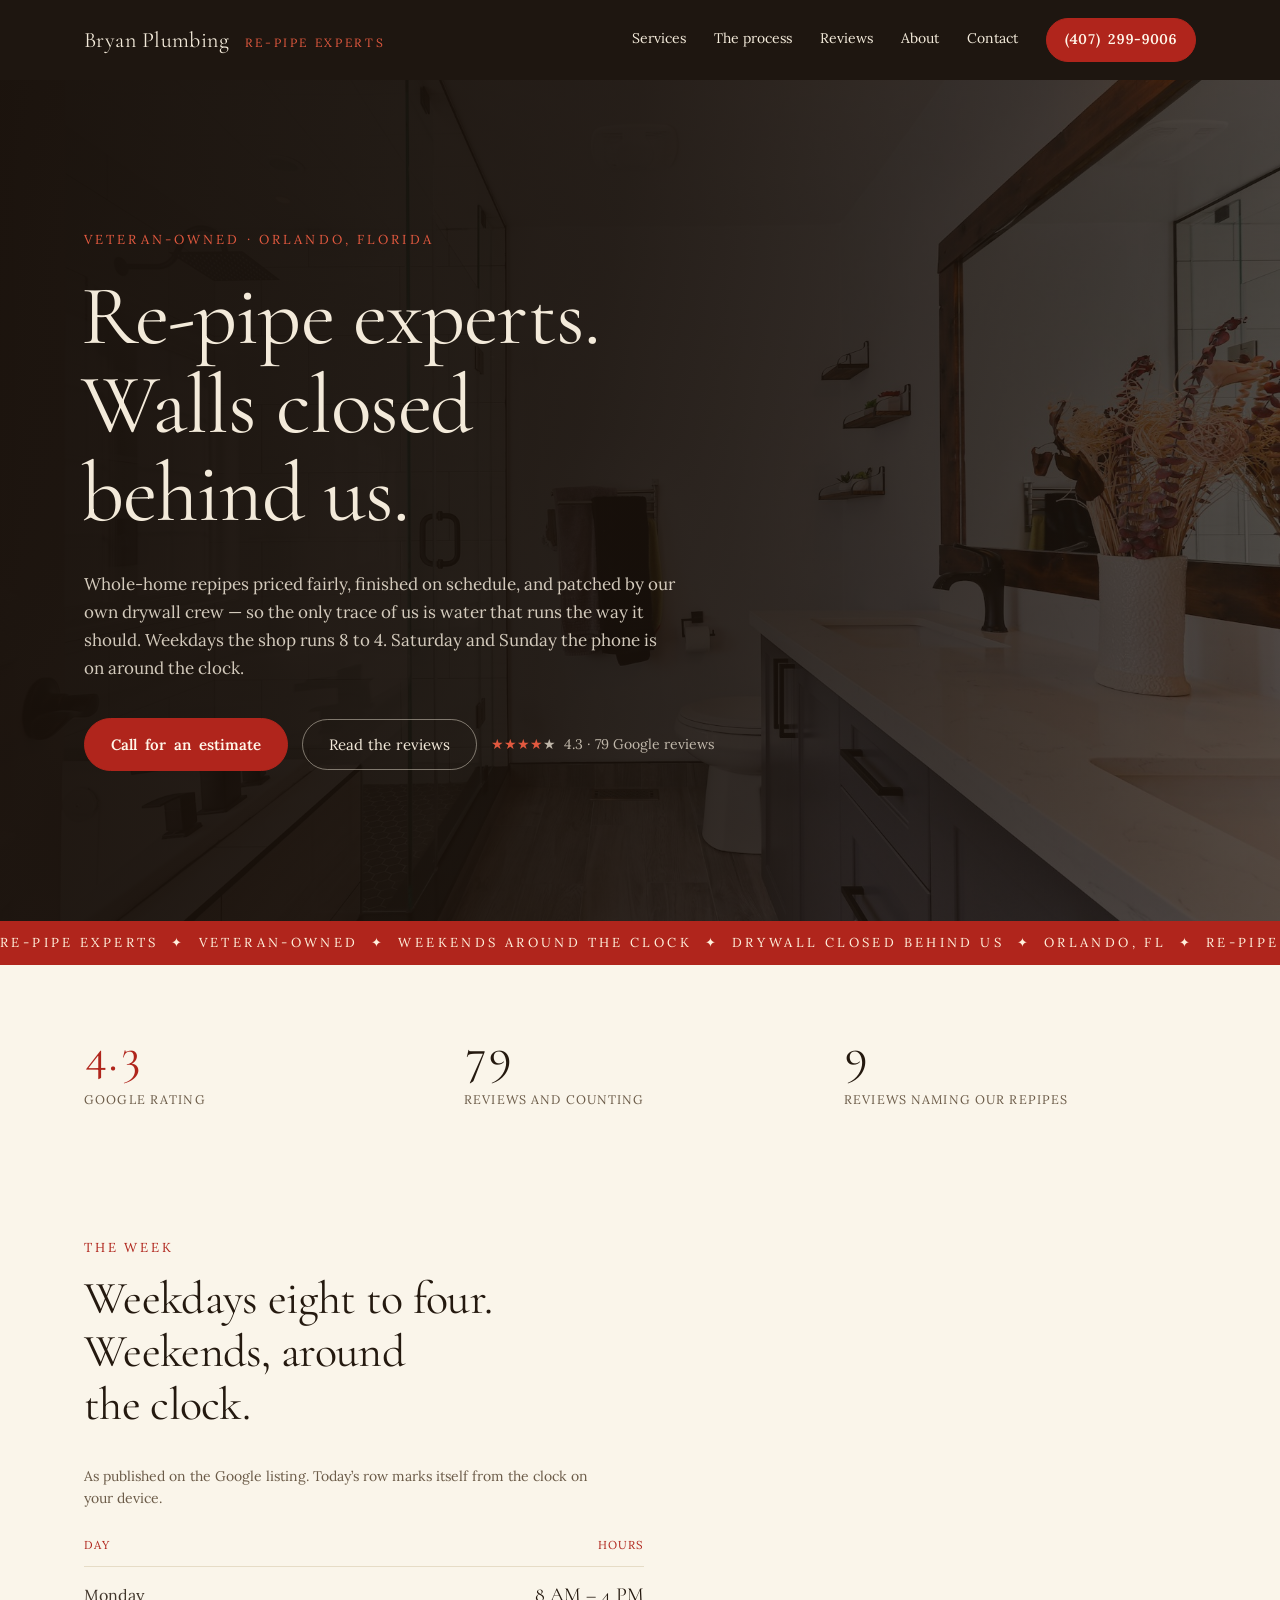
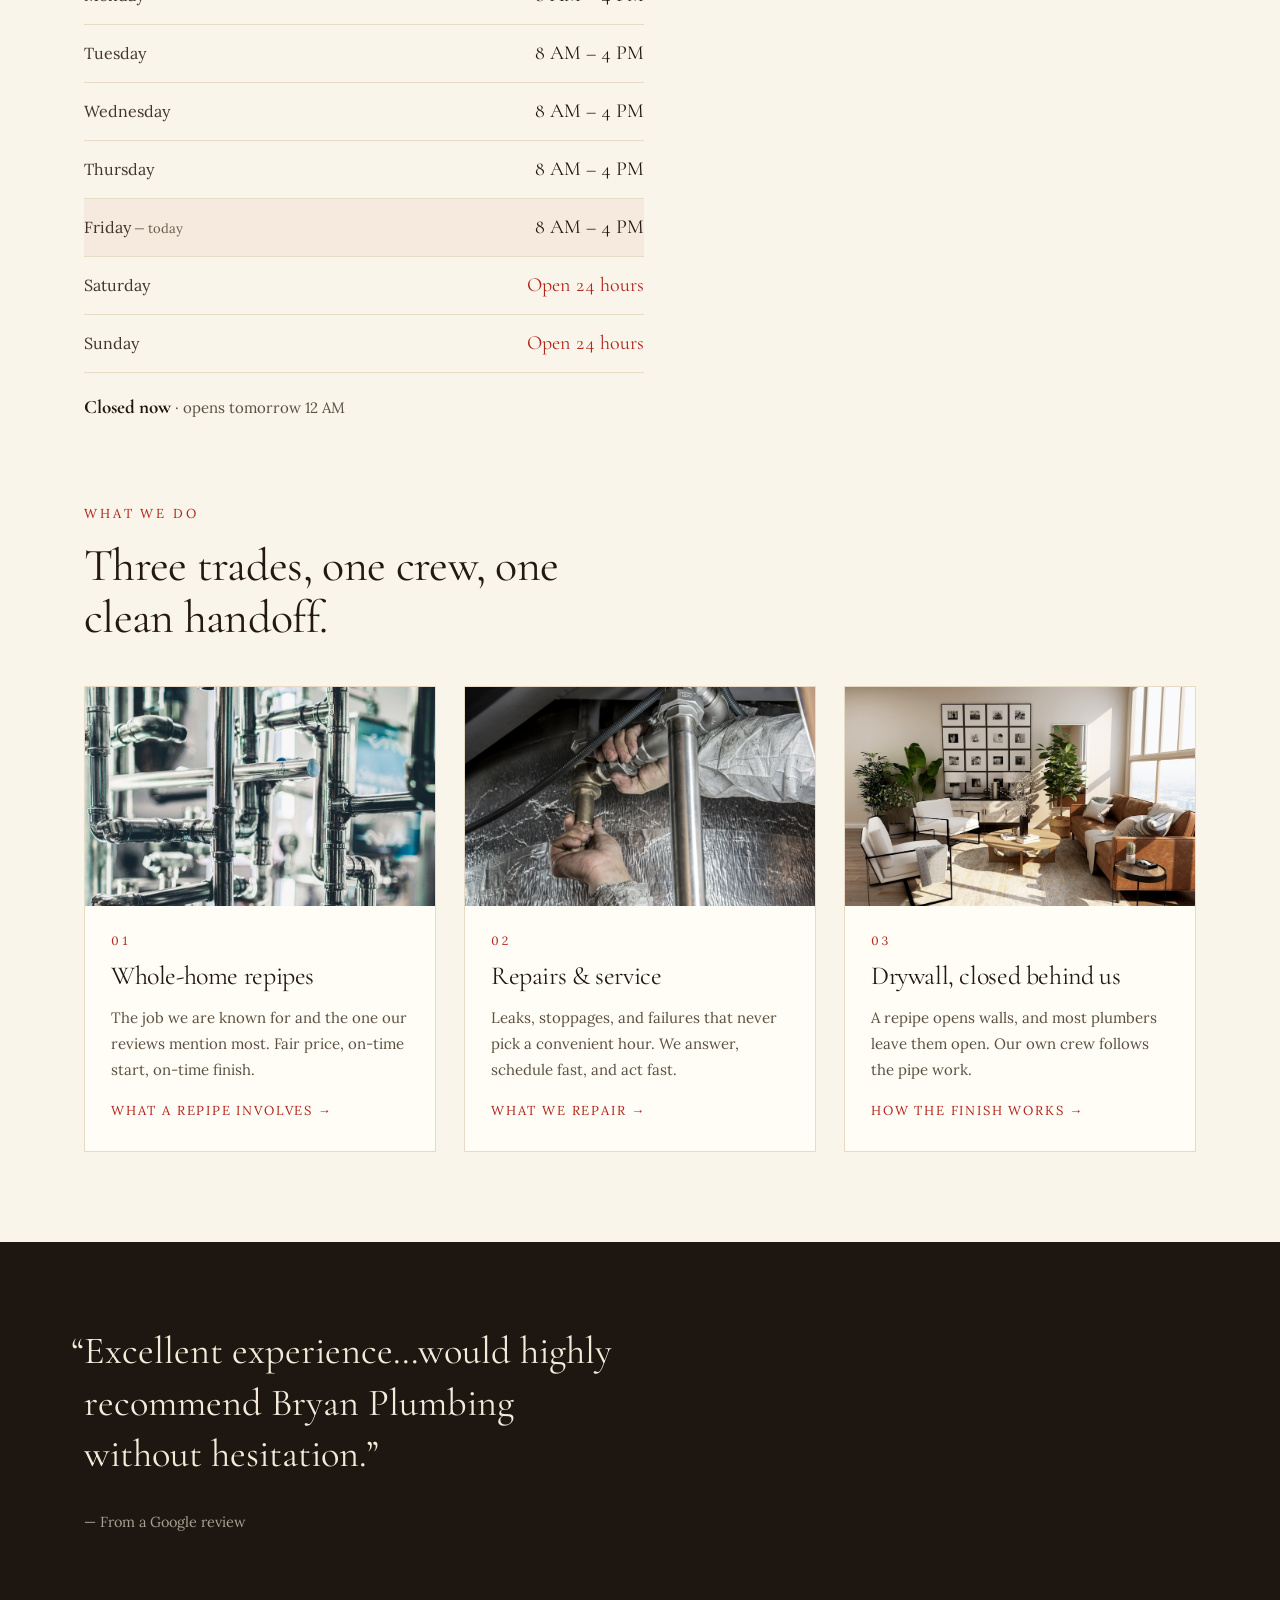
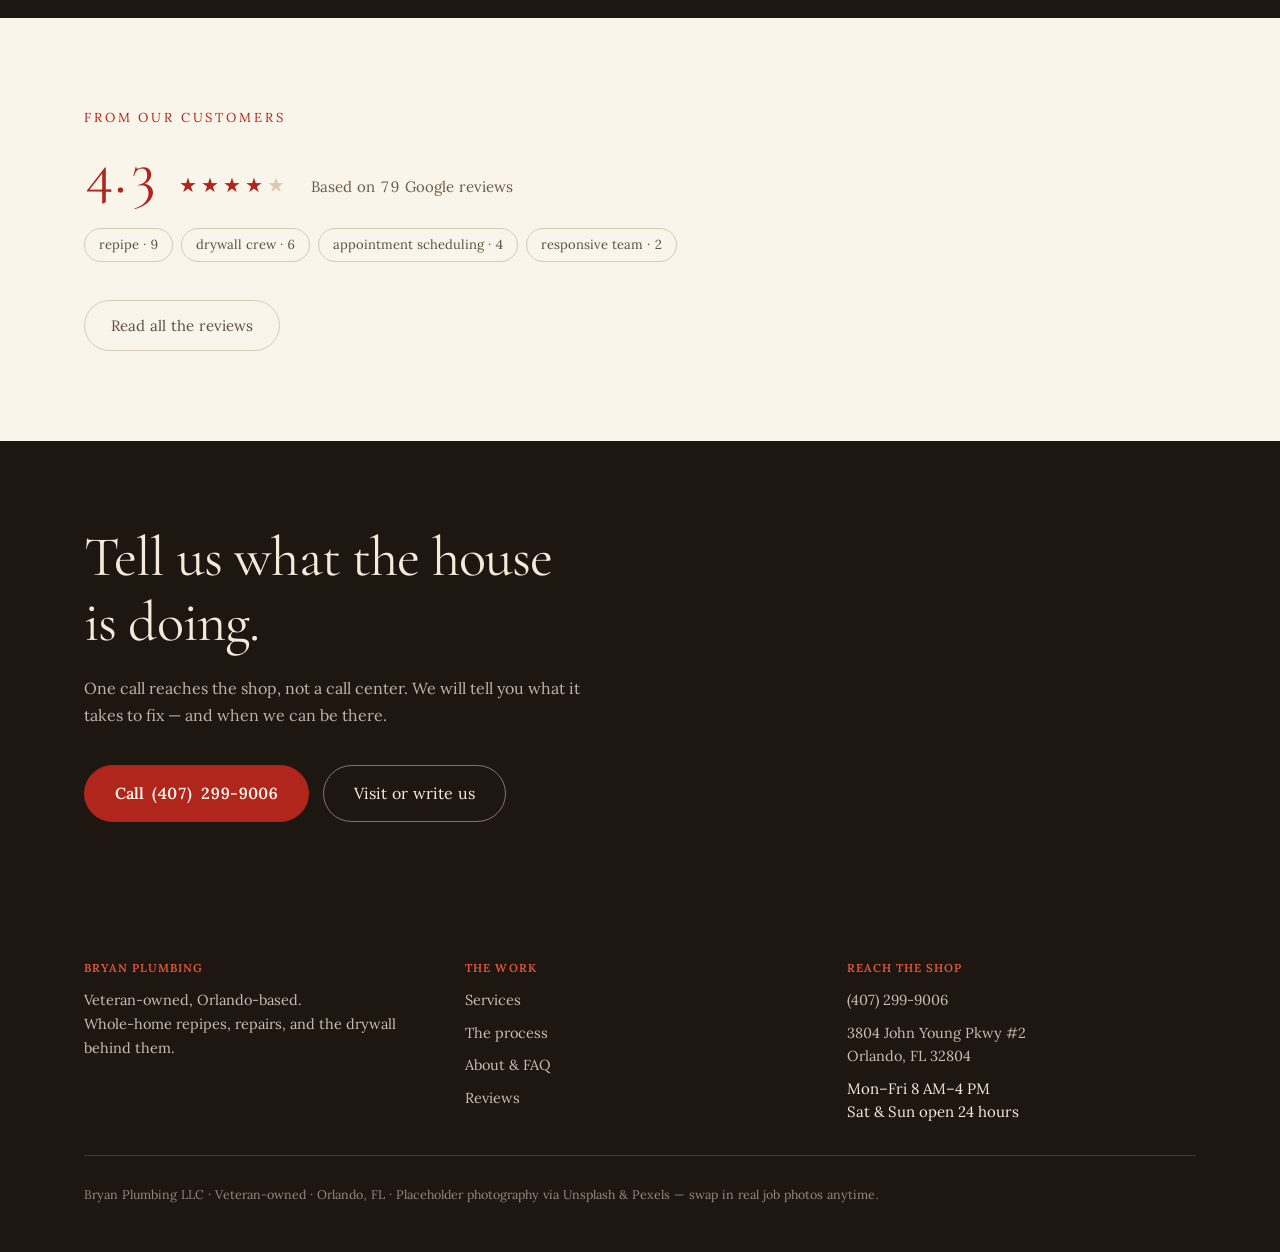
<file: index.html>
<!DOCTYPE html>
<html lang="en">
<head>
<meta charset="utf-8">
<meta name="viewport" content="width=device-width, initial-scale=1">
<title>Bryan Plumbing — Re-pipe experts in Orlando, FL</title>
<meta name="description" content="Veteran-owned Orlando plumbing shop specializing in whole-home repipes, with our own drywall crew closing the walls behind us. Weekday hours 8 AM to 4 PM, and open 24 hours at weekends.">
<link rel="preconnect" href="https://fonts.googleapis.com">
<link rel="preconnect" href="https://fonts.gstatic.com" crossorigin>
<link rel="stylesheet" href="https://fonts.googleapis.com/css2?family=Cormorant+Garamond:wght@400;500;600&family=Lora:wght@400;600&display=swap">
<link rel="stylesheet" href="assets/site.css">
</head>
<body>

<nav class="nav">
  <a class="nav-brand" href="index.html">Bryan Plumbing <span class="kicker">Re-Pipe Experts</span></a>
  <span class="nav-spacer"></span>
  <a class="nav-link" href="services.html">Services</a>
  <a class="nav-link" href="process.html">The process</a>
  <a class="nav-link" href="reviews.html">Reviews</a>
  <a class="nav-link" href="about.html">About</a>
  <a class="nav-link" href="contact.html">Contact</a>
  <a class="pill pill-solid sm" href="tel:+14072999006">(407) 299-9006</a>
</nav>

<header class="hero">
  <img class="hero-photo" src="assets/img/hero.jpg" alt="">
  <div class="hero-scrim"></div>
  <div class="hero-inner">
    <p class="eyebrow">Veteran-owned · Orlando, Florida</p>
    <h1 class="h-display" style="max-width: 14ch">Re-pipe experts. Walls closed behind us.</h1>
    <p class="lede" style="max-width: 54ch; margin-top: 32px; color: rgba(243,234,218,0.85)">Whole-home repipes priced fairly, finished on schedule, and patched by our own drywall crew — so the only trace of us is water that runs the way it should. Weekdays the shop runs 8 to 4. Saturday and Sunday the phone is on around the clock.</p>
    <div style="display: flex; gap: 14px; flex-wrap: wrap; align-items: center; margin-top: 36px">
      <a class="pill pill-solid" href="tel:+14072999006">Call for an estimate</a>
      <a class="pill pill-outline-light" href="reviews.html">Read the reviews</a>
      <span style="font-size: 14px; color: rgba(243,234,218,0.75)"><span style="color: #E2593F">★★★★</span>★&nbsp; 4.3 · 79 Google reviews</span>
    </div>
  </div>
</header>

<div class="marquee" aria-hidden="true">
  <span>Re-pipe experts&nbsp;&nbsp;✦&nbsp;&nbsp;Veteran-owned&nbsp;&nbsp;✦&nbsp;&nbsp;Weekends around the clock&nbsp;&nbsp;✦&nbsp;&nbsp;Drywall closed behind us&nbsp;&nbsp;✦&nbsp;&nbsp;Orlando, FL&nbsp;&nbsp;✦&nbsp;&nbsp;Re-pipe experts&nbsp;&nbsp;✦&nbsp;&nbsp;Veteran-owned&nbsp;&nbsp;✦&nbsp;&nbsp;Weekends around the clock&nbsp;&nbsp;✦&nbsp;&nbsp;Drywall closed behind us</span>
</div>

<div class="wrap">

  <section class="stats" aria-label="By the numbers">
    <div>
      <p class="stat-v accent">4.3</p>
      <p class="stat-k">Google rating</p>
    </div>
    <div>
      <p class="stat-v">79</p>
      <p class="stat-k">Reviews and counting</p>
    </div>
    <div>
      <p class="stat-v">9</p>
      <p class="stat-k">Reviews naming our repipes</p>
    </div>
  </section>

  <section class="section-sm">
    <p class="eyebrow">The week</p>
    <h2 class="h-section" style="max-width: 20ch; margin-bottom: 30px">Weekdays eight to four. Weekends, around the clock.</h2>
    <div class="hours-wrap">
      <table class="hours">
        <caption>As published on the Google listing. Today&rsquo;s row marks itself from the clock on your device.</caption>
        <thead><tr><th scope="col">Day</th><th scope="col" style="text-align: right">Hours</th></tr></thead>
        <tbody>
          <tr data-day="1"><th scope="row">Monday</th><td>8 AM &ndash; 4 PM</td></tr>
          <tr data-day="2"><th scope="row">Tuesday</th><td>8 AM &ndash; 4 PM</td></tr>
          <tr data-day="3"><th scope="row">Wednesday</th><td>8 AM &ndash; 4 PM</td></tr>
          <tr data-day="4"><th scope="row">Thursday</th><td>8 AM &ndash; 4 PM</td></tr>
          <tr data-day="5"><th scope="row">Friday</th><td>8 AM &ndash; 4 PM</td></tr>
          <tr data-day="6"><th scope="row">Saturday</th><td class="allday">Open 24 hours</td></tr>
          <tr data-day="0"><th scope="row">Sunday</th><td class="allday">Open 24 hours</td></tr>
        </tbody>
      </table>
      <p class="openline" data-now data-open="unknown"><b data-now-label>Mon&ndash;Fri 8 AM&ndash;4 PM</b> <span data-now-detail>&middot; Saturday and Sunday, open 24 hours</span></p>
    </div>
  </section>

  <section class="section" style="padding-top: 20px">
    <p class="eyebrow">What we do</p>
    <h2 class="h-section" style="max-width: 22ch; margin-bottom: 42px">Three trades, one crew, one clean handoff.</h2>
    <div class="card-grid">
      <article class="card">
        <img src="assets/img/svc1.jpg" alt="New supply piping, cleanly manifolded">
        <div class="card-body">
          <p class="card-num">01</p>
          <h3 class="card-title">Whole-home repipes</h3>
          <p class="card-text">The job we are known for and the one our reviews mention most. Fair price, on-time start, on-time finish.</p>
          <a class="card-more" href="services.html#repipes">What a repipe involves →</a>
        </div>
      </article>
      <article class="card">
        <img src="assets/img/svc2.jpg" alt="A plumber at work on a repair">
        <div class="card-body">
          <p class="card-num">02</p>
          <h3 class="card-title">Repairs &amp; service</h3>
          <p class="card-text">Leaks, stoppages, and failures that never pick a convenient hour. We answer, schedule fast, and act fast.</p>
          <a class="card-more" href="services.html#repairs">What we repair →</a>
        </div>
      </article>
      <article class="card">
        <img src="assets/img/svc3.jpg" alt="A finished interior wall, closed and painted">
        <div class="card-body">
          <p class="card-num">03</p>
          <h3 class="card-title">Drywall, closed behind us</h3>
          <p class="card-text">A repipe opens walls, and most plumbers leave them open. Our own crew follows the pipe work.</p>
          <a class="card-more" href="services.html#drywall">How the finish works →</a>
        </div>
      </article>
    </div>
  </section>
</div>

<section class="band-dark">
  <div class="wrap" style="padding-top: 84px; padding-bottom: 84px">
    <blockquote class="pullquote">“Excellent experience…would highly recommend Bryan Plumbing without hesitation.”</blockquote>
    <p class="pullquote-by">— From a Google review</p>
  </div>
</section>

<div class="wrap">
  <section class="section">
    <p class="eyebrow">From our customers</p>
    <div class="rating-row">
      <span class="rating-score">4.3</span>
      <span class="stars-lg" aria-label="4.3 out of 5 stars"><span class="on">★★★★</span><span class="off">★</span></span>
      <span class="rating-note">Based on 79 Google reviews</span>
    </div>
    <div class="topics">
      <span class="topic">repipe · 9</span>
      <span class="topic">drywall crew · 6</span>
      <span class="topic">appointment scheduling · 4</span>
      <span class="topic">responsive team · 2</span>
    </div>
    <a class="pill pill-outline" href="reviews.html">Read all the reviews</a>
  </section>
</div>

<section class="band-dark">
  <div class="wrap" style="padding-top: 84px; padding-bottom: 84px">
    <h2 class="h-section" style="font-size: clamp(36px, 4.4vw, 60px); max-width: 18ch">Tell us what the house is doing.</h2>
    <p style="color: rgba(243,234,218,0.75); margin-top: 20px; max-width: 52ch; font-size: 16px; line-height: 27px">One call reaches the shop, not a call center. We will tell you what it takes to fix — and when we can be there.</p>
    <div style="display: flex; gap: 14px; flex-wrap: wrap; margin-top: 36px">
      <a class="pill pill-solid lg" href="tel:+14072999006">Call (407) 299-9006</a>
      <a class="pill pill-outline-light lg" href="contact.html">Visit or write us</a>
    </div>
  </div>
</section>

<footer class="site-footer">
  <div class="wrap">
    <div class="footer-top">
      <div class="footer-col">
        <h4>Bryan Plumbing</h4>
        <p>Veteran-owned, Orlando-based.<br>Whole-home repipes, repairs, and the drywall behind them.</p>
      </div>
      <div class="footer-col">
        <h4>The work</h4>
        <ul>
          <li><a href="services.html">Services</a></li>
          <li><a href="process.html">The process</a></li>
          <li><a href="about.html">About &amp; FAQ</a></li>
          <li><a href="reviews.html">Reviews</a></li>
        </ul>
      </div>
      <div class="footer-col">
        <h4>Reach the shop</h4>
        <ul>
          <li><a href="tel:+14072999006">(407) 299-9006</a></li>
          <li><a href="contact.html">3804 John Young Pkwy #2<br>Orlando, FL 32804</a></li>
          <li>Mon&ndash;Fri 8 AM&ndash;4 PM<br>Sat &amp; Sun open 24 hours</li>
        </ul>
      </div>
    </div>
    <p class="footer-fine">Bryan Plumbing LLC · Veteran-owned · Orlando, FL · Placeholder photography via Unsplash &amp; Pexels — swap in real job photos anytime.</p>
  </div>
</footer>

<script src="assets/hours.js"></script>

</body>
</html>
</file>
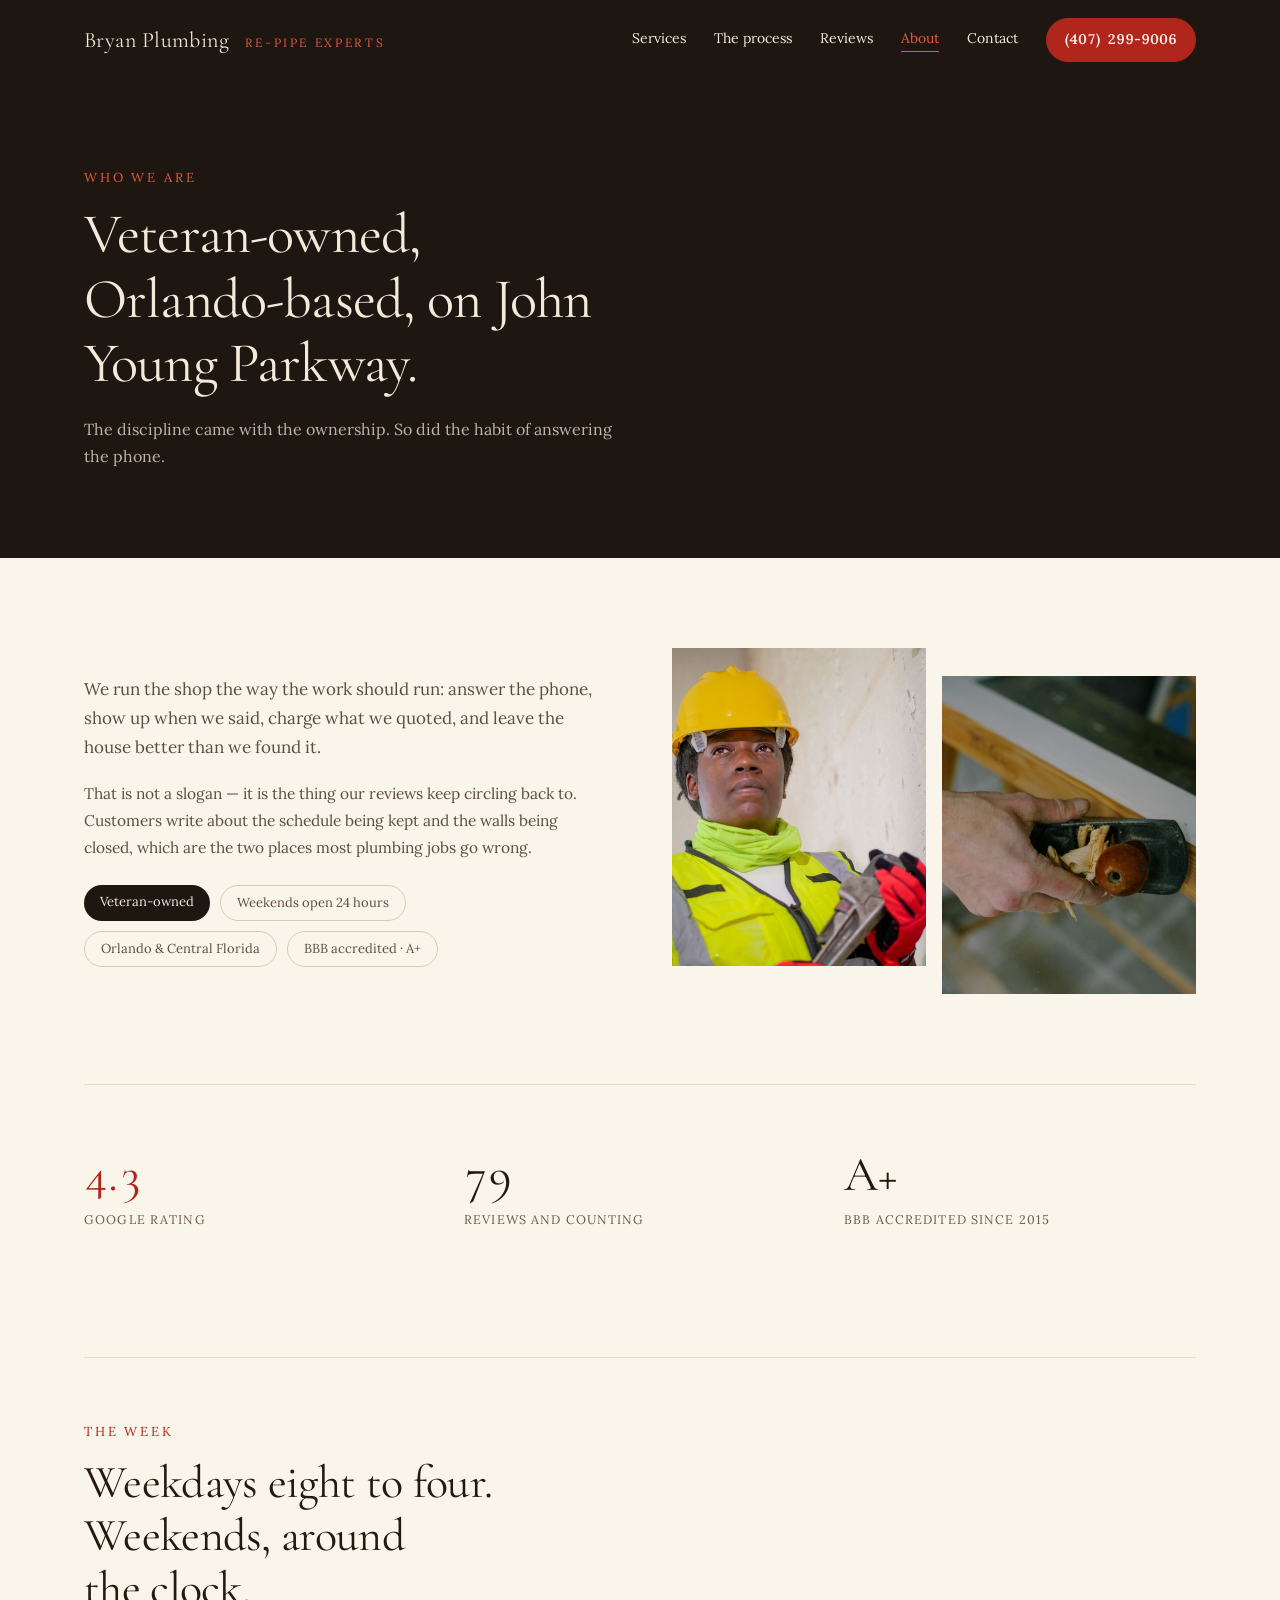
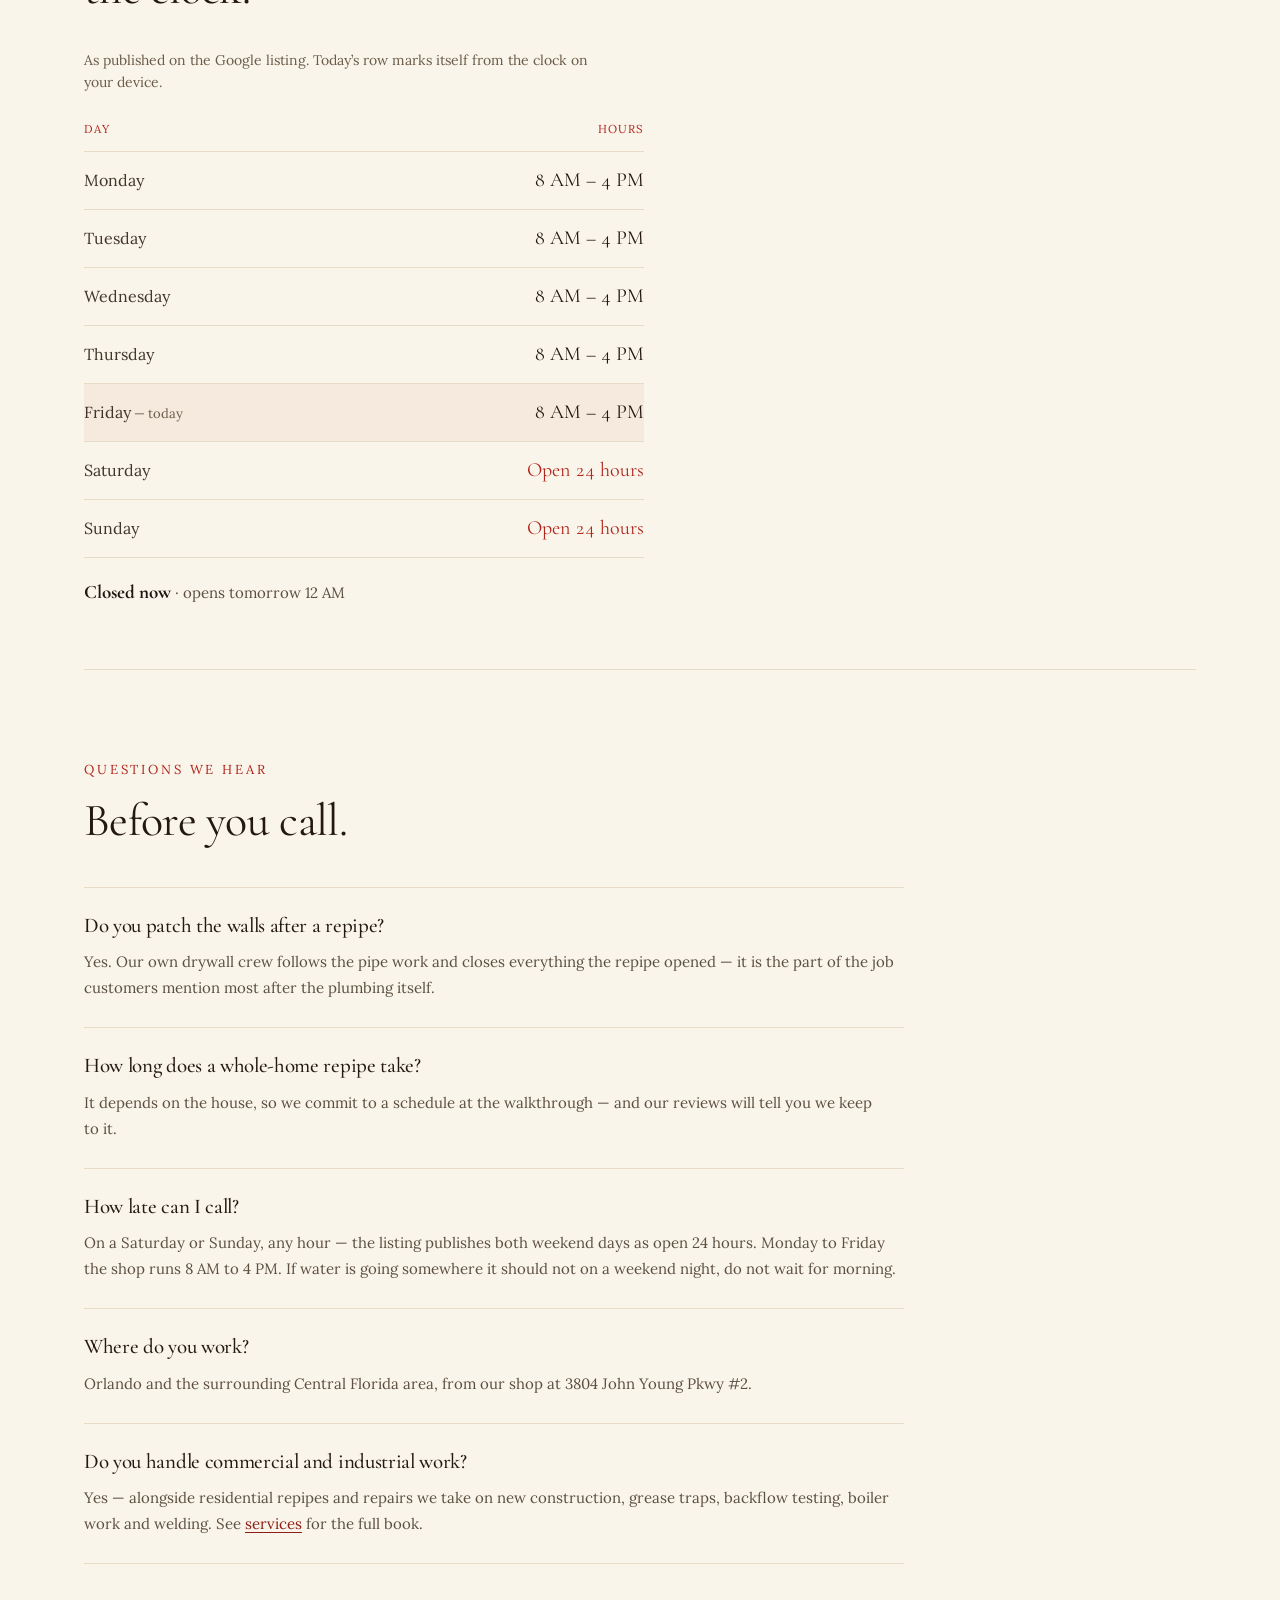
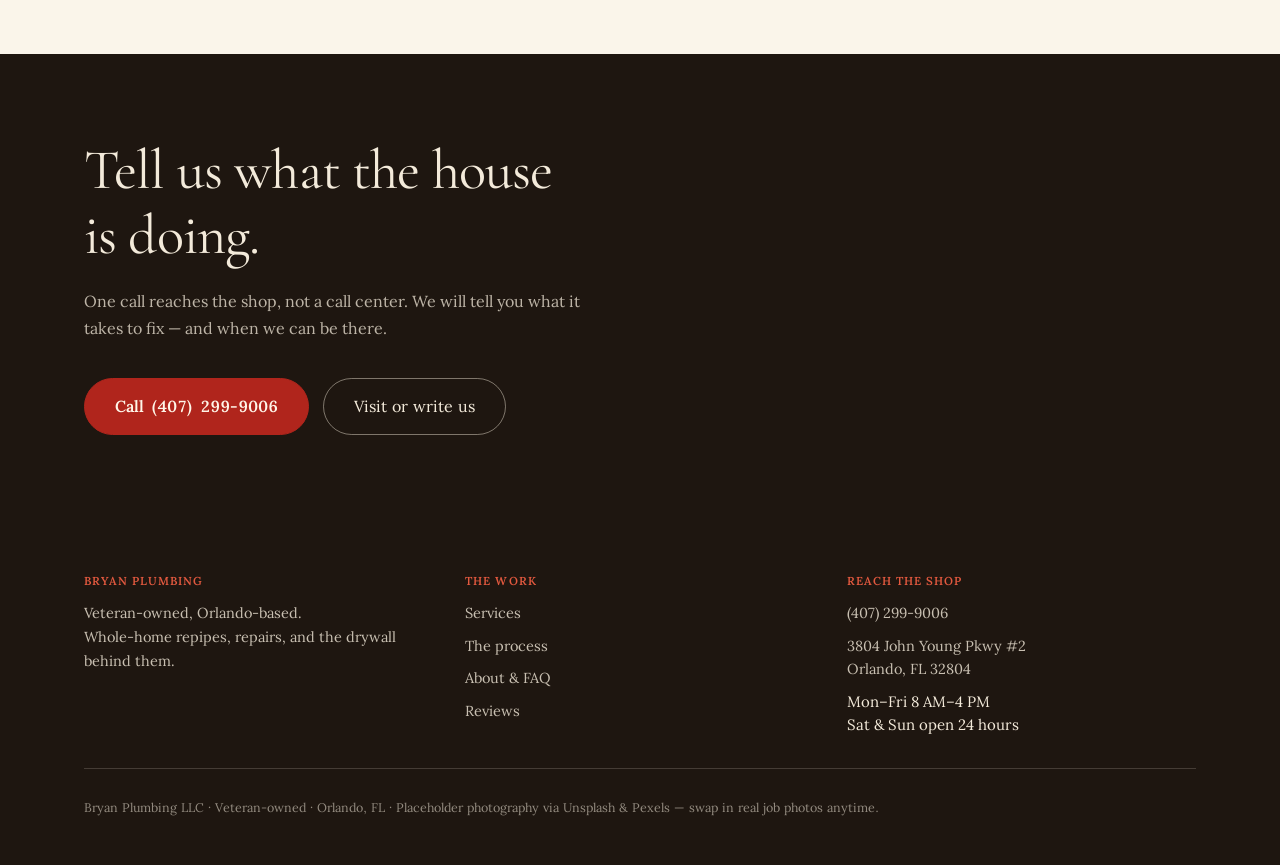
<file: about.html>
<!DOCTYPE html>
<html lang="en">
<head>
<meta charset="utf-8">
<meta name="viewport" content="width=device-width, initial-scale=1">
<title>About — Bryan Plumbing</title>
<meta name="description" content="Veteran-owned, Orlando-based, on John Young Parkway — who we are, how we run the shop, and the questions we hear most.">
<link rel="preconnect" href="https://fonts.googleapis.com">
<link rel="preconnect" href="https://fonts.gstatic.com" crossorigin>
<link rel="stylesheet" href="https://fonts.googleapis.com/css2?family=Cormorant+Garamond:wght@400;500;600&family=Lora:wght@400;600&display=swap">
<link rel="stylesheet" href="assets/site.css">
</head>
<body>

<nav class="nav">
  <a class="nav-brand" href="index.html">Bryan Plumbing <span class="kicker">Re-Pipe Experts</span></a>
  <span class="nav-spacer"></span>
  <a class="nav-link" href="services.html">Services</a>
  <a class="nav-link" href="process.html">The process</a>
  <a class="nav-link" href="reviews.html">Reviews</a>
  <a class="nav-link" href="about.html" aria-current="page">About</a>
  <a class="nav-link" href="contact.html">Contact</a>
  <a class="pill pill-solid sm" href="tel:+14072999006">(407) 299-9006</a>
</nav>

<header class="pagehead">
  <div class="wrap">
    <p class="eyebrow on-dark">Who we are</p>
    <h1 class="h-section">Veteran-owned, Orlando-based, on John Young Parkway.</h1>
    <p class="prose">The discipline came with the ownership. So did the habit of answering the phone.</p>
  </div>
</header>

<div class="wrap">

  <section class="section split">
    <div>
      <p class="prose" style="max-width: 52ch; font-size: 17px; line-height: 29px">We run the shop the way the work should run: answer the phone, show up when we said, charge what we quoted, and leave the house better than we found it.</p>
      <p class="prose" style="max-width: 52ch; margin-top: 18px">That is not a slogan — it is the thing our reviews keep circling back to. Customers write about the schedule being kept and the walls being closed, which are the two places most plumbing jobs go wrong.</p>
      <div class="chips">
        <span class="chip chip-solid">Veteran-owned</span>
        <span class="chip chip-outline">Weekends open 24 hours</span>
        <span class="chip chip-outline">Orlando &amp; Central Florida</span>
        <span class="chip chip-outline">BBB accredited · A+</span>
      </div>
    </div>
    <div class="pair">
      <img src="assets/img/who1.jpg" alt="A plumber on the job">
      <img src="assets/img/who2.jpg" alt="Hands at work on the finish">
    </div>
  </section>

  <hr class="rule">

  <section class="section-sm">
    <div class="stats" style="padding-top: 0">
      <div>
        <p class="stat-v accent">4.3</p>
        <p class="stat-k">Google rating</p>
      </div>
      <div>
        <p class="stat-v">79</p>
        <p class="stat-k">Reviews and counting</p>
      </div>
      <div>
        <p class="stat-v">A+</p>
        <p class="stat-k">BBB accredited since 2015</p>
      </div>
    </div>
  </section>

  <hr class="rule">

  <section class="section-sm">
    <p class="eyebrow">The week</p>
    <h2 class="h-section" style="max-width: 20ch; margin-bottom: 30px">Weekdays eight to four. Weekends, around the clock.</h2>
    <div class="hours-wrap">
      <table class="hours">
        <caption>As published on the Google listing. Today&rsquo;s row marks itself from the clock on your device.</caption>
        <thead><tr><th scope="col">Day</th><th scope="col" style="text-align: right">Hours</th></tr></thead>
        <tbody>
          <tr data-day="1"><th scope="row">Monday</th><td>8 AM &ndash; 4 PM</td></tr>
          <tr data-day="2"><th scope="row">Tuesday</th><td>8 AM &ndash; 4 PM</td></tr>
          <tr data-day="3"><th scope="row">Wednesday</th><td>8 AM &ndash; 4 PM</td></tr>
          <tr data-day="4"><th scope="row">Thursday</th><td>8 AM &ndash; 4 PM</td></tr>
          <tr data-day="5"><th scope="row">Friday</th><td>8 AM &ndash; 4 PM</td></tr>
          <tr data-day="6"><th scope="row">Saturday</th><td class="allday">Open 24 hours</td></tr>
          <tr data-day="0"><th scope="row">Sunday</th><td class="allday">Open 24 hours</td></tr>
        </tbody>
      </table>
      <p class="openline" data-now data-open="unknown"><b data-now-label>Mon&ndash;Fri 8 AM&ndash;4 PM</b> <span data-now-detail>&middot; Saturday and Sunday, open 24 hours</span></p>
    </div>
  </section>

  <hr class="rule">

  <section id="faq" class="section" style="max-width: 820px">
    <p class="eyebrow">Questions we hear</p>
    <h2 class="h-section" style="margin-bottom: 40px">Before you call.</h2>
    <div class="faq">
      <div class="faq-item">
        <h3>Do you patch the walls after a repipe?</h3>
        <p>Yes. Our own drywall crew follows the pipe work and closes everything the repipe opened — it is the part of the job customers mention most after the plumbing itself.</p>
      </div>
      <div class="faq-item">
        <h3>How long does a whole-home repipe take?</h3>
        <p>It depends on the house, so we commit to a schedule at the walkthrough — and our reviews will tell you we keep to it.</p>
      </div>
      <div class="faq-item">
        <h3>How late can I call?</h3>
        <p>On a Saturday or Sunday, any hour &mdash; the listing publishes both weekend days as open 24 hours. Monday to Friday the shop runs 8 AM to 4 PM. If water is going somewhere it should not on a weekend night, do not wait for morning.</p>
      </div>
      <div class="faq-item">
        <h3>Where do you work?</h3>
        <p>Orlando and the surrounding Central Florida area, from our shop at 3804 John Young Pkwy #2.</p>
      </div>
      <div class="faq-item">
        <h3>Do you handle commercial and industrial work?</h3>
        <p>Yes — alongside residential repipes and repairs we take on new construction, grease traps, backflow testing, boiler work and welding. See <a href="services.html">services</a> for the full book.</p>
      </div>
    </div>
  </section>
</div>

<section class="band-dark">
  <div class="wrap" style="padding-top: 84px; padding-bottom: 84px">
    <h2 class="h-section" style="font-size: clamp(36px, 4.4vw, 60px); max-width: 18ch">Tell us what the house is doing.</h2>
    <p style="color: rgba(243,234,218,0.75); margin-top: 20px; max-width: 52ch; font-size: 16px; line-height: 27px">One call reaches the shop, not a call center. We will tell you what it takes to fix — and when we can be there.</p>
    <div style="display: flex; gap: 14px; flex-wrap: wrap; margin-top: 36px">
      <a class="pill pill-solid lg" href="tel:+14072999006">Call (407) 299-9006</a>
      <a class="pill pill-outline-light lg" href="contact.html">Visit or write us</a>
    </div>
  </div>
</section>

<footer class="site-footer">
  <div class="wrap">
    <div class="footer-top">
      <div class="footer-col">
        <h4>Bryan Plumbing</h4>
        <p>Veteran-owned, Orlando-based.<br>Whole-home repipes, repairs, and the drywall behind them.</p>
      </div>
      <div class="footer-col">
        <h4>The work</h4>
        <ul>
          <li><a href="services.html">Services</a></li>
          <li><a href="process.html">The process</a></li>
          <li><a href="about.html">About &amp; FAQ</a></li>
          <li><a href="reviews.html">Reviews</a></li>
        </ul>
      </div>
      <div class="footer-col">
        <h4>Reach the shop</h4>
        <ul>
          <li><a href="tel:+14072999006">(407) 299-9006</a></li>
          <li><a href="contact.html">3804 John Young Pkwy #2<br>Orlando, FL 32804</a></li>
          <li>Mon&ndash;Fri 8 AM&ndash;4 PM<br>Sat &amp; Sun open 24 hours</li>
        </ul>
      </div>
    </div>
    <p class="footer-fine">Bryan Plumbing LLC · Veteran-owned · Orlando, FL · Placeholder photography via Unsplash &amp; Pexels — swap in real job photos anytime.</p>
  </div>
</footer>

<script src="assets/hours.js"></script>

</body>
</html>
</file>
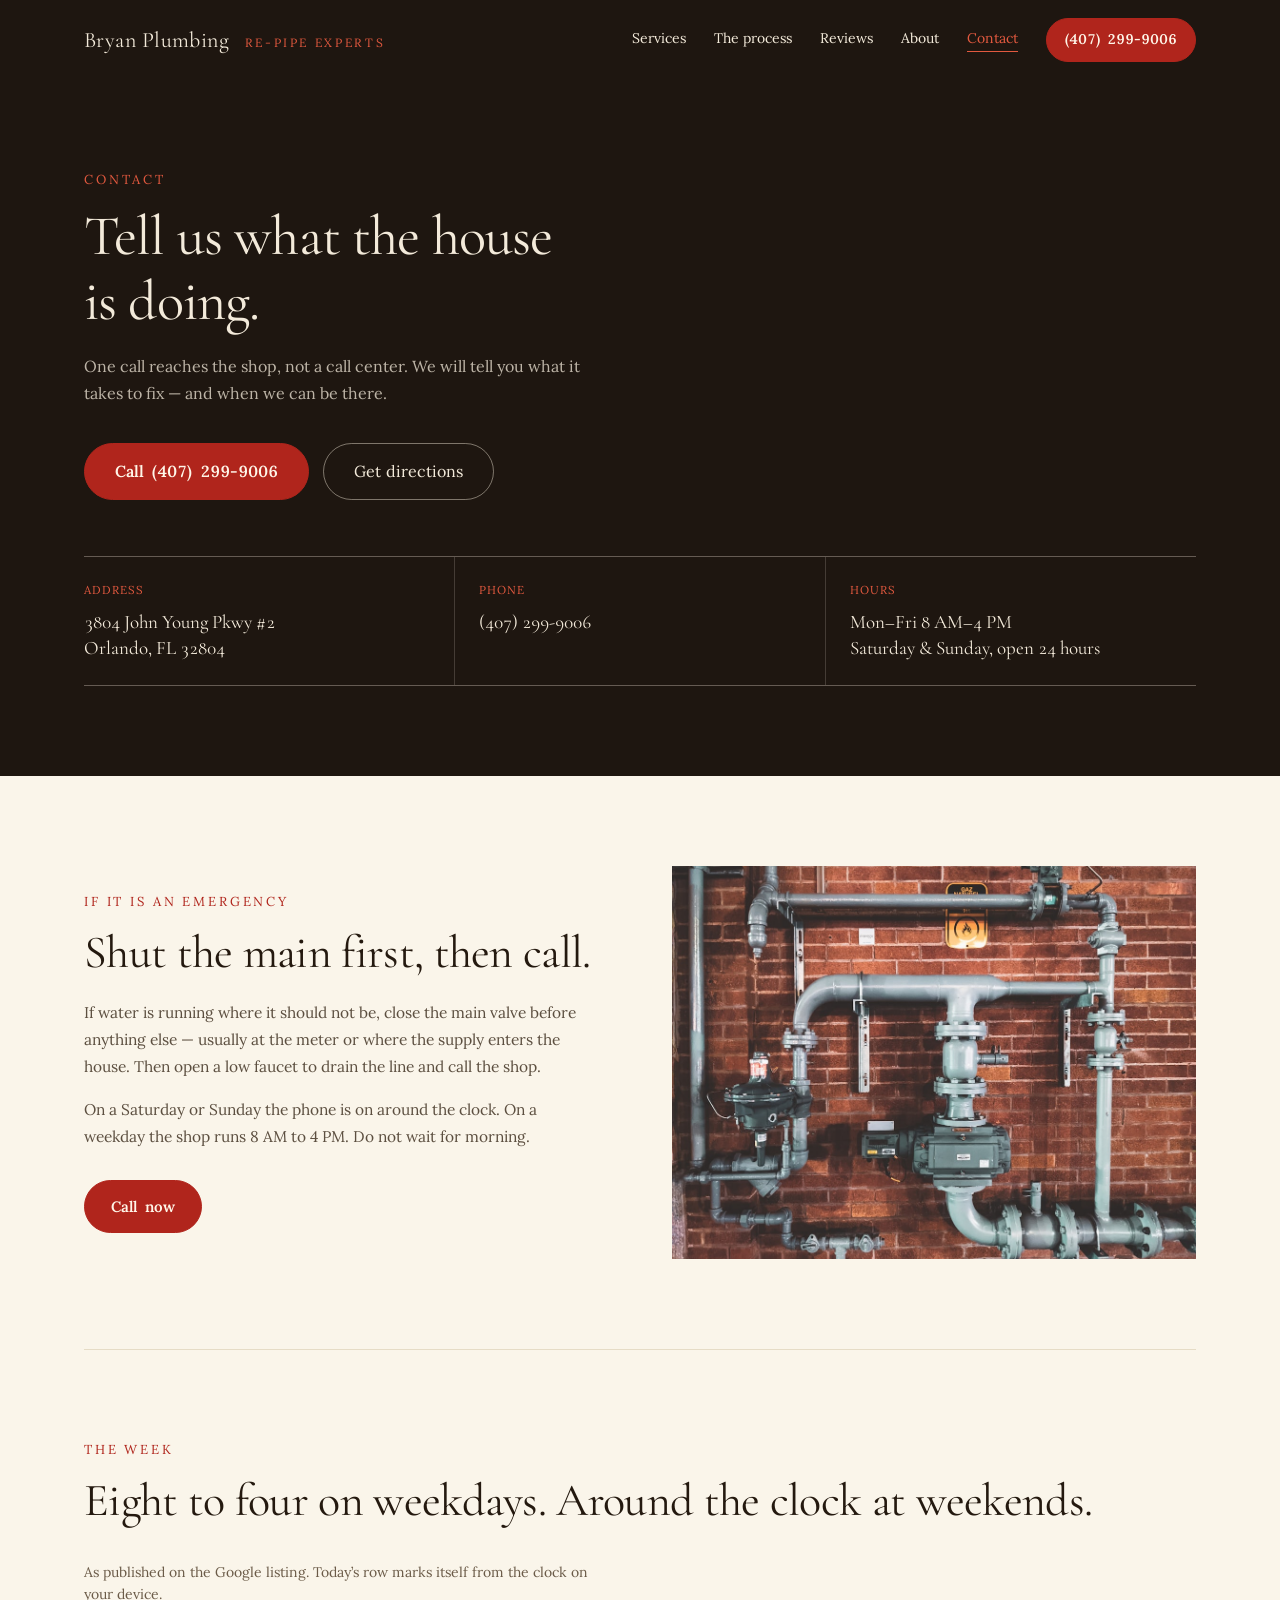
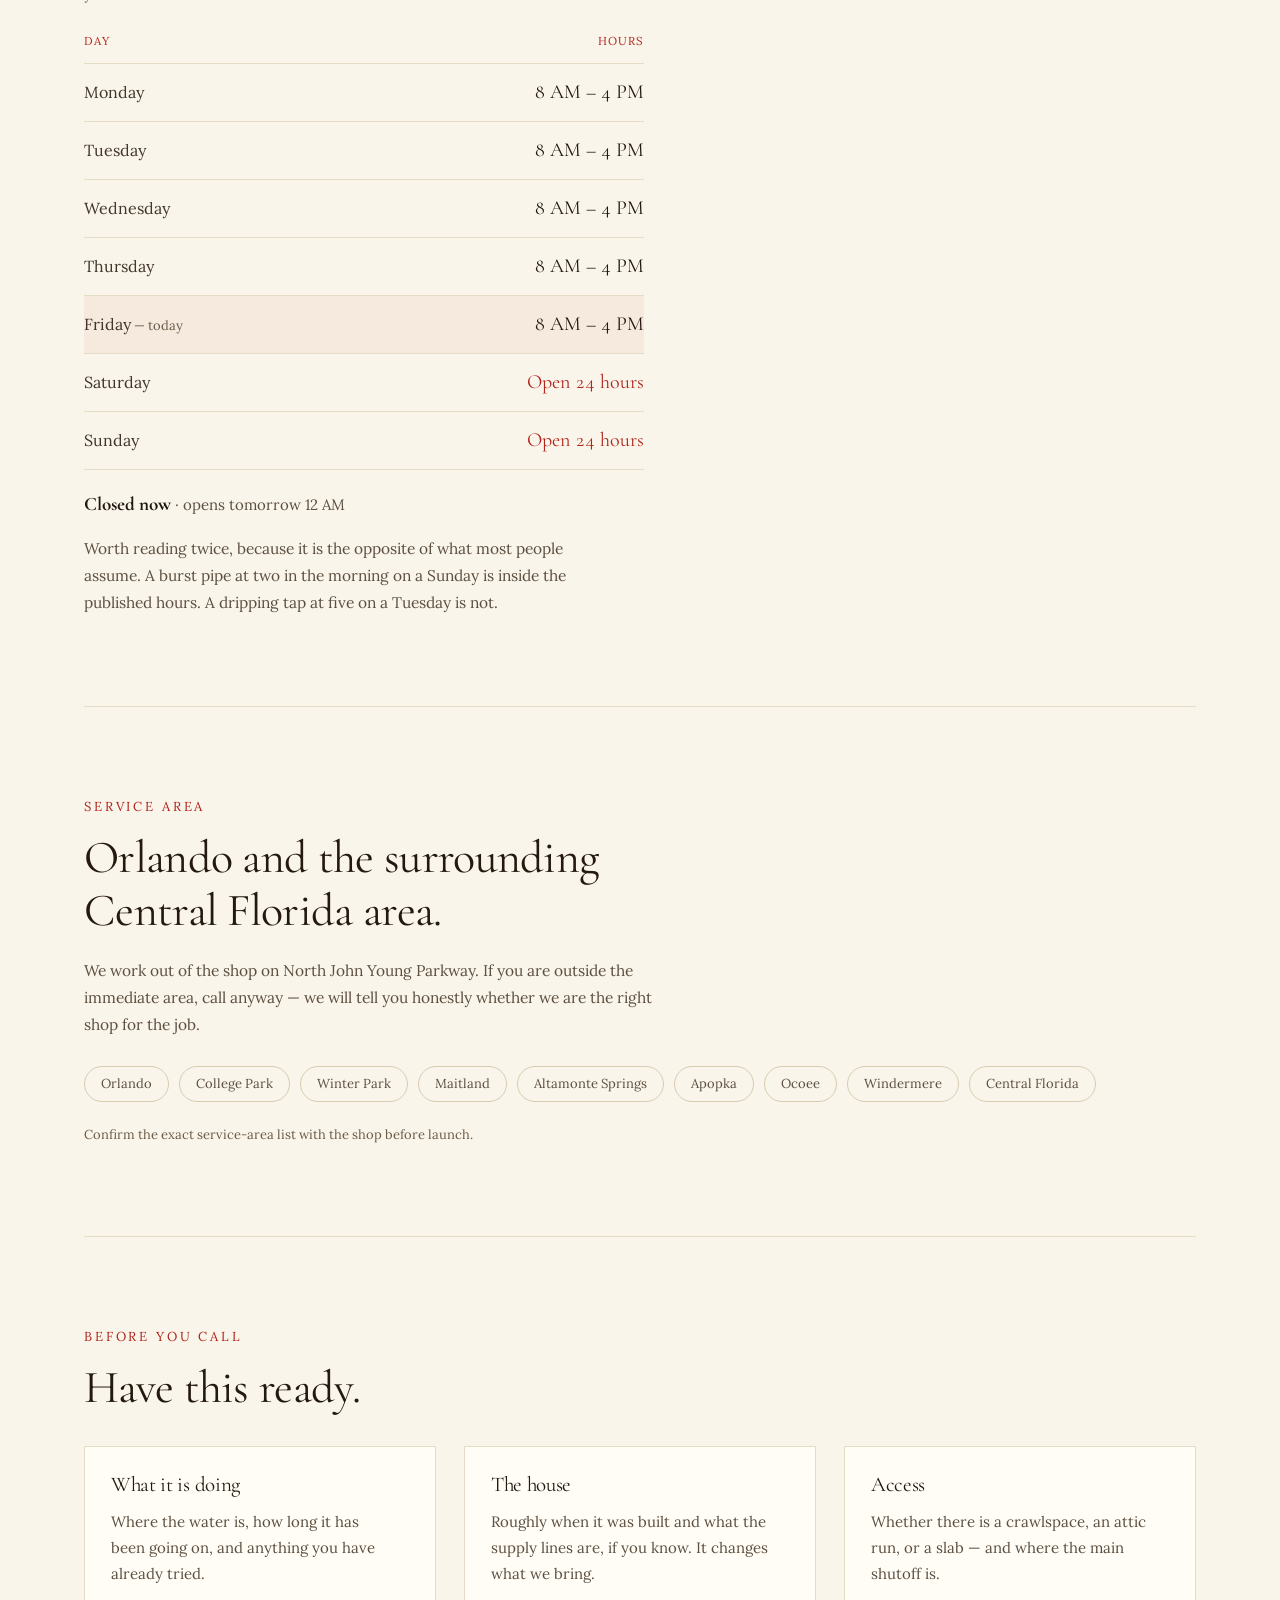
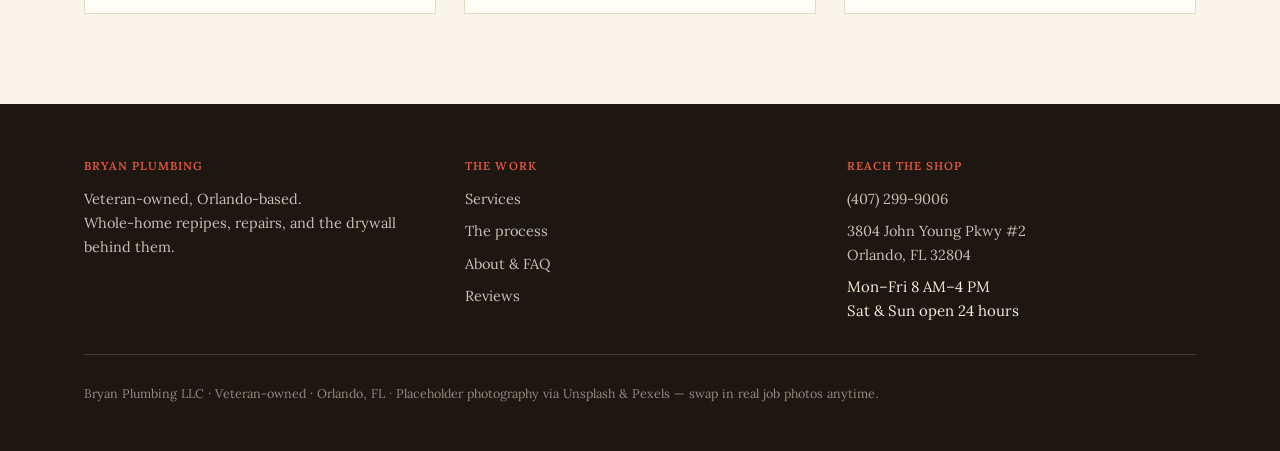
<file: contact.html>
<!DOCTYPE html>
<html lang="en">
<head>
<meta charset="utf-8">
<meta name="viewport" content="width=device-width, initial-scale=1">
<title>Contact — Bryan Plumbing</title>
<meta name="description" content="Call Bryan Plumbing at (407) 299-9006. 3804 John Young Pkwy #2, Orlando, FL 32804. Mon–Fri 8 AM–4 PM, and open 24 hours Saturday and Sunday.">
<link rel="preconnect" href="https://fonts.googleapis.com">
<link rel="preconnect" href="https://fonts.gstatic.com" crossorigin>
<link rel="stylesheet" href="https://fonts.googleapis.com/css2?family=Cormorant+Garamond:wght@400;500;600&family=Lora:wght@400;600&display=swap">
<link rel="stylesheet" href="assets/site.css">
</head>
<body>

<nav class="nav">
  <a class="nav-brand" href="index.html">Bryan Plumbing <span class="kicker">Re-Pipe Experts</span></a>
  <span class="nav-spacer"></span>
  <a class="nav-link" href="services.html">Services</a>
  <a class="nav-link" href="process.html">The process</a>
  <a class="nav-link" href="reviews.html">Reviews</a>
  <a class="nav-link" href="about.html">About</a>
  <a class="nav-link" href="contact.html" aria-current="page">Contact</a>
  <a class="pill pill-solid sm" href="tel:+14072999006">(407) 299-9006</a>
</nav>

<section class="band-dark">
  <div class="wrap" style="padding-top: 90px; padding-bottom: 90px">
    <p class="eyebrow on-dark">Contact</p>
    <h1 class="h-section" style="font-size: clamp(36px, 4.4vw, 60px); max-width: 18ch">Tell us what the house is doing.</h1>
    <p style="color: rgba(243,234,218,0.75); margin-top: 20px; max-width: 52ch; font-size: 16px; line-height: 27px">One call reaches the shop, not a call center. We will tell you what it takes to fix — and when we can be there.</p>
    <div style="display: flex; gap: 14px; flex-wrap: wrap; margin: 36px 0 56px">
      <a class="pill pill-solid lg" href="tel:+14072999006">Call (407) 299-9006</a>
      <a class="pill pill-outline-light lg" href="https://www.google.com/maps/search/?api=1&amp;query=Bryan%20Plumbing%20LLC%203804%20John%20Young%20Pkwy%20%232%20Orlando%20FL%2032804" target="_blank" rel="noopener">Get directions</a>
    </div>
    <div class="details">
      <div class="detail">
        <p class="lbl">Address</p>
        <p class="v">3804 John Young Pkwy #2<br>Orlando, FL 32804</p>
      </div>
      <div class="detail">
        <p class="lbl">Phone</p>
        <p class="v"><a href="tel:+14072999006">(407) 299-9006</a></p>
      </div>
      <div class="detail">
        <p class="lbl">Hours</p>
        <p class="v">Mon&ndash;Fri 8 AM&ndash;4 PM<br>Saturday &amp; Sunday, open 24 hours</p>
      </div>
    </div>
  </div>
</section>

<div class="wrap">

  <section class="section split">
    <div>
      <p class="eyebrow">If it is an emergency</p>
      <h2 class="h-section">Shut the main first, then call.</h2>
      <p class="prose" style="margin-top: 20px; max-width: 50ch">If water is running where it should not be, close the main valve before anything else — usually at the meter or where the supply enters the house. Then open a low faucet to drain the line and call the shop.</p>
      <p class="prose" style="margin-top: 16px; max-width: 50ch">On a Saturday or Sunday the phone is on around the clock. On a weekday the shop runs 8 AM to 4 PM. Do not wait for morning.</p>
      <div style="margin-top: 30px">
        <a class="pill pill-solid" href="tel:+14072999006">Call now</a>
      </div>
    </div>
    <img src="assets/img/process.jpg" alt="Supply piping and gauges run cleanly along a brick wall" style="aspect-ratio: 4 / 3; object-fit: cover">
  </section>

  <hr class="rule">

  <section class="section">
    <p class="eyebrow">The week</p>
    <h2 class="h-section">Eight to four on weekdays. Around the clock at weekends.</h2>
    <div class="hours-wrap">
      <table class="hours">
        <caption>As published on the Google listing. Today&rsquo;s row marks itself from the clock on your device.</caption>
        <thead><tr><th scope="col">Day</th><th scope="col" style="text-align: right">Hours</th></tr></thead>
        <tbody>
          <tr data-day="1"><th scope="row">Monday</th><td>8 AM &ndash; 4 PM</td></tr>
          <tr data-day="2"><th scope="row">Tuesday</th><td>8 AM &ndash; 4 PM</td></tr>
          <tr data-day="3"><th scope="row">Wednesday</th><td>8 AM &ndash; 4 PM</td></tr>
          <tr data-day="4"><th scope="row">Thursday</th><td>8 AM &ndash; 4 PM</td></tr>
          <tr data-day="5"><th scope="row">Friday</th><td>8 AM &ndash; 4 PM</td></tr>
          <tr data-day="6"><th scope="row">Saturday</th><td class="allday">Open 24 hours</td></tr>
          <tr data-day="0"><th scope="row">Sunday</th><td class="allday">Open 24 hours</td></tr>
        </tbody>
      </table>
      <p class="openline" data-now data-open="unknown"><b data-now-label>Mon&ndash;Fri 8 AM&ndash;4 PM</b> <span data-now-detail>&middot; Saturday and Sunday, open 24 hours</span></p>
      <p class="prose" style="margin-top: 18px; max-width: 52ch">Worth reading twice, because it is the opposite of what most people assume. A burst pipe at two in the morning on a Sunday is inside the published hours. A dripping tap at five on a Tuesday is not.</p>
    </div>
  </section>

  <hr class="rule">

  <section class="section">
    <p class="eyebrow">Service area</p>
    <h2 class="h-section" style="max-width: 24ch; margin-bottom: 20px">Orlando and the surrounding Central Florida area.</h2>
    <p class="prose" style="max-width: 58ch">We work out of the shop on North John Young Parkway. If you are outside the immediate area, call anyway — we will tell you honestly whether we are the right shop for the job.</p>
    <div class="chips" style="margin-top: 28px">
      <span class="chip chip-outline">Orlando</span>
      <span class="chip chip-outline">College Park</span>
      <span class="chip chip-outline">Winter Park</span>
      <span class="chip chip-outline">Maitland</span>
      <span class="chip chip-outline">Altamonte Springs</span>
      <span class="chip chip-outline">Apopka</span>
      <span class="chip chip-outline">Ocoee</span>
      <span class="chip chip-outline">Windermere</span>
      <span class="chip chip-outline">Central Florida</span>
    </div>
    <p class="note">Confirm the exact service-area list with the shop before launch.</p>
  </section>

  <hr class="rule">

  <section class="section">
    <p class="eyebrow">Before you call</p>
    <h2 class="h-section" style="margin-bottom: 32px">Have this ready.</h2>
    <div class="card-grid">
      <article class="card" style="padding: 26px">
        <h3 class="card-title" style="font-size: 21px">What it is doing</h3>
        <p class="card-text" style="margin-top: 12px">Where the water is, how long it has been going on, and anything you have already tried.</p>
      </article>
      <article class="card" style="padding: 26px">
        <h3 class="card-title" style="font-size: 21px">The house</h3>
        <p class="card-text" style="margin-top: 12px">Roughly when it was built and what the supply lines are, if you know. It changes what we bring.</p>
      </article>
      <article class="card" style="padding: 26px">
        <h3 class="card-title" style="font-size: 21px">Access</h3>
        <p class="card-text" style="margin-top: 12px">Whether there is a crawlspace, an attic run, or a slab — and where the main shutoff is.</p>
      </article>
    </div>
  </section>
</div>

<footer class="site-footer">
  <div class="wrap">
    <div class="footer-top">
      <div class="footer-col">
        <h4>Bryan Plumbing</h4>
        <p>Veteran-owned, Orlando-based.<br>Whole-home repipes, repairs, and the drywall behind them.</p>
      </div>
      <div class="footer-col">
        <h4>The work</h4>
        <ul>
          <li><a href="services.html">Services</a></li>
          <li><a href="process.html">The process</a></li>
          <li><a href="about.html">About &amp; FAQ</a></li>
          <li><a href="reviews.html">Reviews</a></li>
        </ul>
      </div>
      <div class="footer-col">
        <h4>Reach the shop</h4>
        <ul>
          <li><a href="tel:+14072999006">(407) 299-9006</a></li>
          <li><a href="contact.html">3804 John Young Pkwy #2<br>Orlando, FL 32804</a></li>
          <li>Mon&ndash;Fri 8 AM&ndash;4 PM<br>Sat &amp; Sun open 24 hours</li>
        </ul>
      </div>
    </div>
    <p class="footer-fine">Bryan Plumbing LLC · Veteran-owned · Orlando, FL · Placeholder photography via Unsplash &amp; Pexels — swap in real job photos anytime.</p>
  </div>
</footer>

<script src="assets/hours.js"></script>

</body>
</html>
</file>
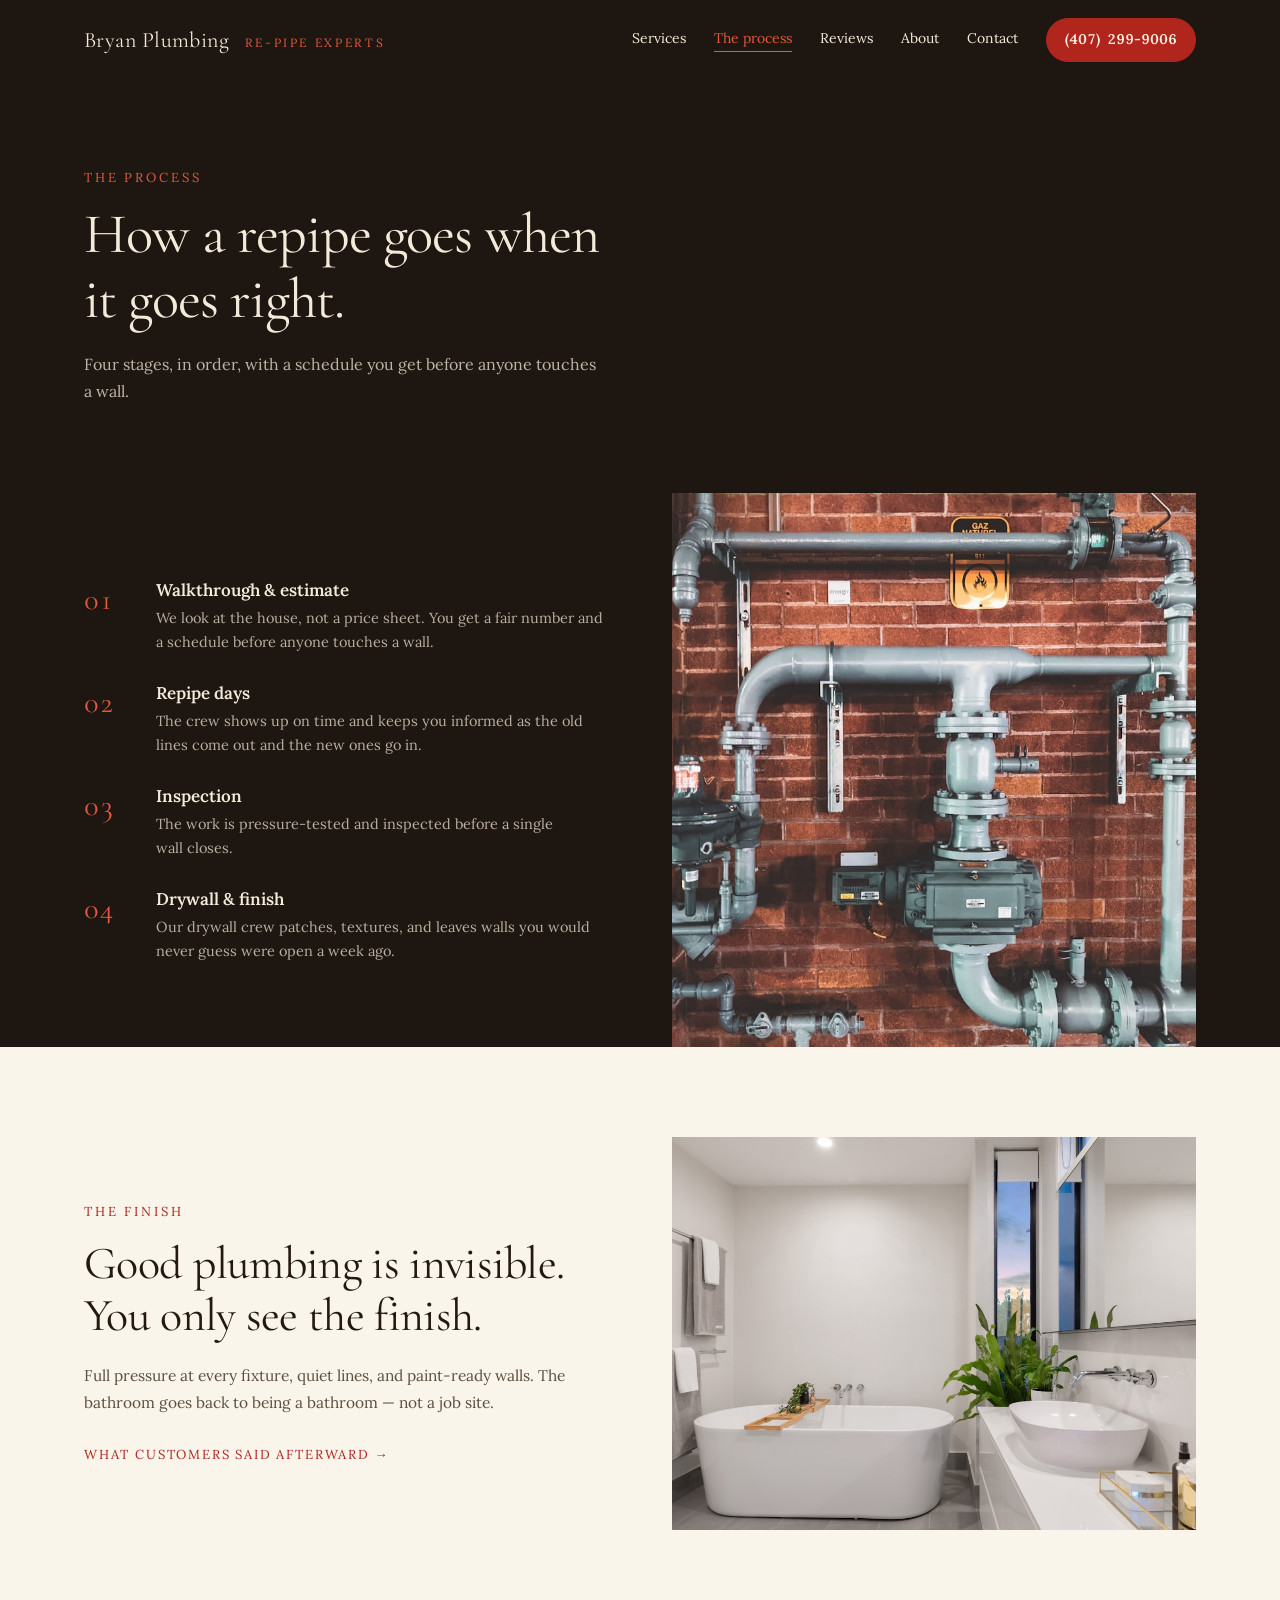
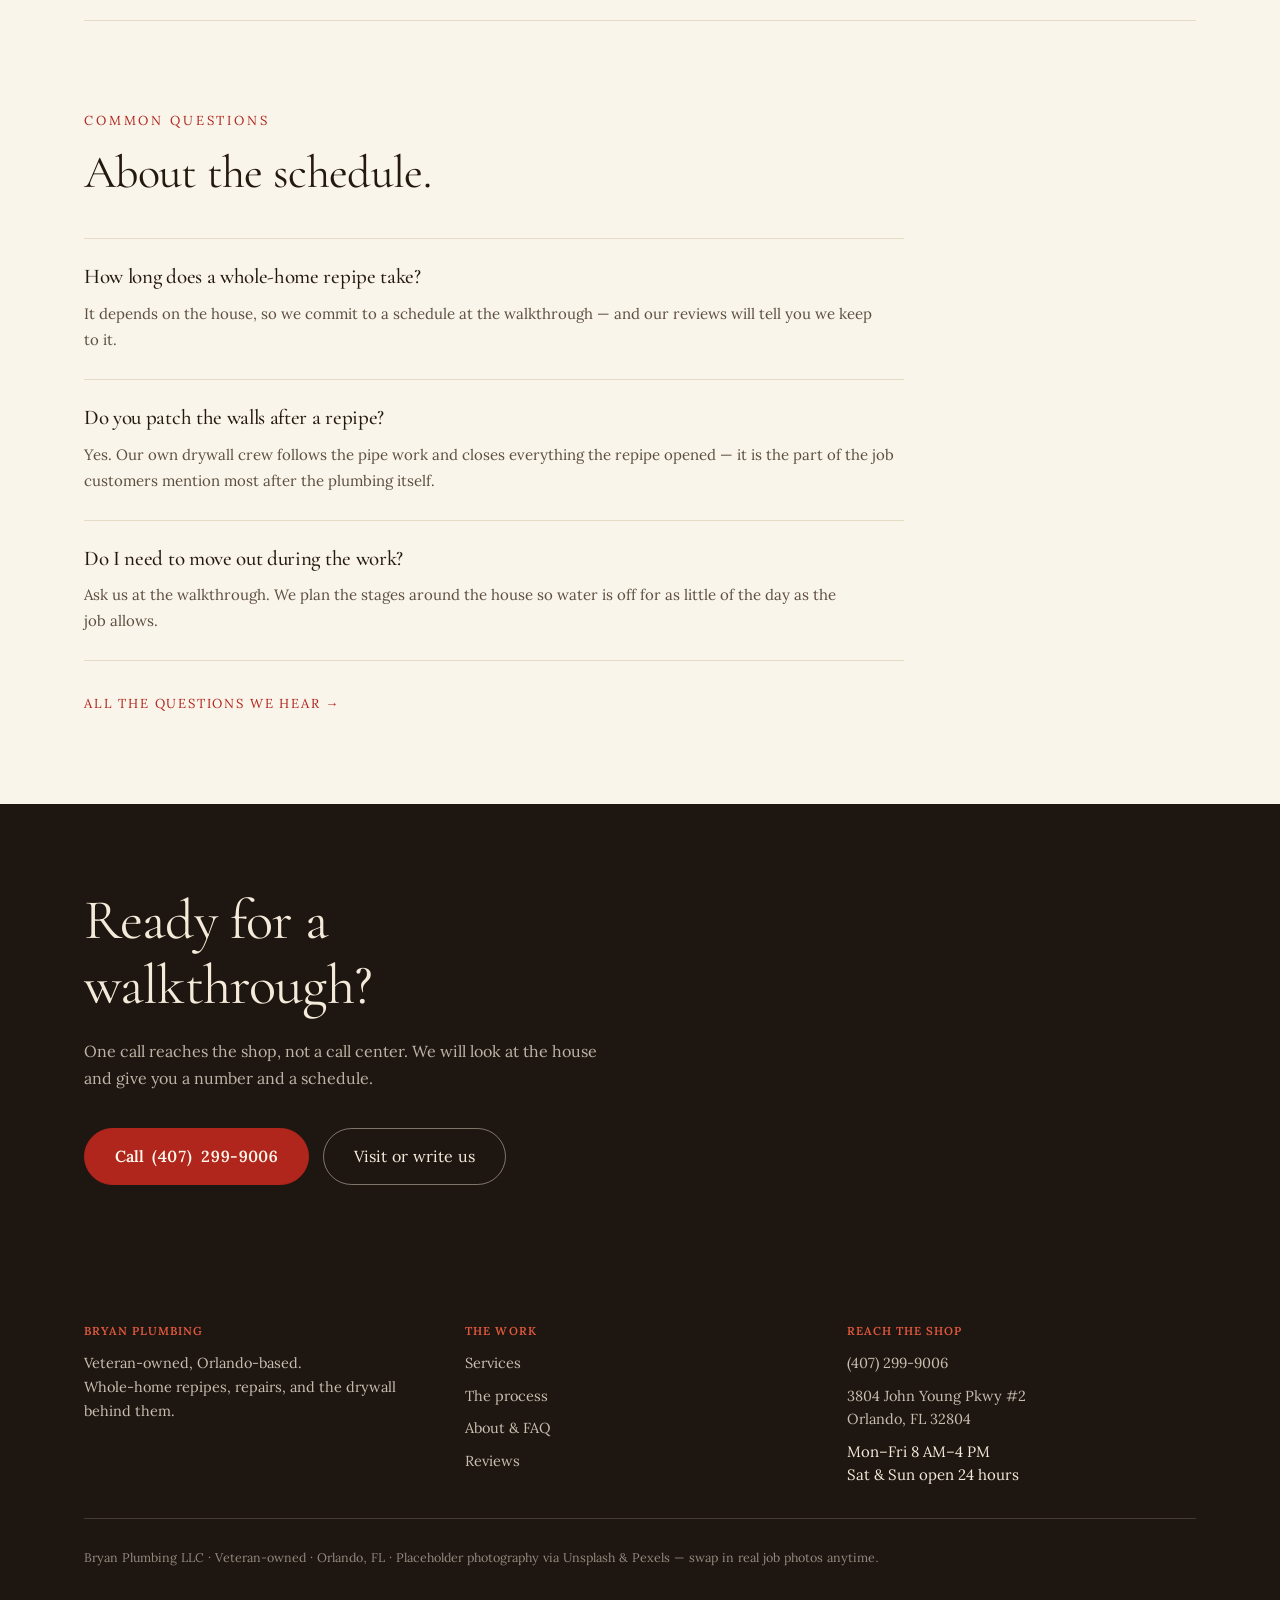
<file: process.html>
<!DOCTYPE html>
<html lang="en">
<head>
<meta charset="utf-8">
<meta name="viewport" content="width=device-width, initial-scale=1">
<title>The process — Bryan Plumbing</title>
<meta name="description" content="How a whole-home repipe runs when it goes right: walkthrough and estimate, repipe days, inspection, then drywall and finish.">
<link rel="preconnect" href="https://fonts.googleapis.com">
<link rel="preconnect" href="https://fonts.gstatic.com" crossorigin>
<link rel="stylesheet" href="https://fonts.googleapis.com/css2?family=Cormorant+Garamond:wght@400;500;600&family=Lora:wght@400;600&display=swap">
<link rel="stylesheet" href="assets/site.css">
</head>
<body>

<nav class="nav">
  <a class="nav-brand" href="index.html">Bryan Plumbing <span class="kicker">Re-Pipe Experts</span></a>
  <span class="nav-spacer"></span>
  <a class="nav-link" href="services.html">Services</a>
  <a class="nav-link" href="process.html" aria-current="page">The process</a>
  <a class="nav-link" href="reviews.html">Reviews</a>
  <a class="nav-link" href="about.html">About</a>
  <a class="nav-link" href="contact.html">Contact</a>
  <a class="pill pill-solid sm" href="tel:+14072999006">(407) 299-9006</a>
</nav>

<header class="pagehead">
  <div class="wrap">
    <p class="eyebrow on-dark">The process</p>
    <h1 class="h-section">How a repipe goes when it goes right.</h1>
    <p class="prose">Four stages, in order, with a schedule you get before anyone touches a wall.</p>
  </div>
</header>

<section class="band-dark">
  <div class="wrap" style="display: grid; grid-template-columns: repeat(auto-fit, minmax(300px, 1fr)); gap: 0 clamp(32px, 5vw, 80px); align-items: stretch; padding-left: var(--gutter); padding-right: var(--gutter)">
    <div style="padding: 84px 0">
      <div class="steps">
        <div class="step">
          <span class="step-n">01</span>
          <div>
            <h3>Walkthrough &amp; estimate</h3>
            <p>We look at the house, not a price sheet. You get a fair number and a schedule before anyone touches a wall.</p>
          </div>
        </div>
        <div class="step">
          <span class="step-n">02</span>
          <div>
            <h3>Repipe days</h3>
            <p>The crew shows up on time and keeps you informed as the old lines come out and the new ones go in.</p>
          </div>
        </div>
        <div class="step">
          <span class="step-n">03</span>
          <div>
            <h3>Inspection</h3>
            <p>The work is pressure-tested and inspected before a single wall closes.</p>
          </div>
        </div>
        <div class="step">
          <span class="step-n">04</span>
          <div>
            <h3>Drywall &amp; finish</h3>
            <p>Our drywall crew patches, textures, and leaves walls you would never guess were open a week ago.</p>
          </div>
        </div>
      </div>
    </div>
    <img src="assets/img/process.jpg" alt="Supply piping and gauges run cleanly along a brick wall" style="width: 100%; height: 100%; min-height: 320px; object-fit: cover">
  </div>
</section>

<div class="wrap">
  <section class="section split">
    <div>
      <p class="eyebrow">The finish</p>
      <h2 class="h-section">Good plumbing is invisible. You only see the finish.</h2>
      <p class="prose" style="margin-top: 20px; max-width: 50ch">Full pressure at every fixture, quiet lines, and paint-ready walls. The bathroom goes back to being a bathroom — not a job site.</p>
      <p style="margin-top: 26px"><a class="card-more" href="reviews.html">What customers said afterward →</a></p>
    </div>
    <img src="assets/img/finish.jpg" alt="A bright finished bathroom with freestanding tub" style="aspect-ratio: 4 / 3; object-fit: cover">
  </section>

  <hr class="rule">

  <section class="section">
    <p class="eyebrow">Common questions</p>
    <h2 class="h-section" style="margin-bottom: 40px">About the schedule.</h2>
    <div class="faq" style="max-width: 820px">
      <div class="faq-item">
        <h3>How long does a whole-home repipe take?</h3>
        <p>It depends on the house, so we commit to a schedule at the walkthrough — and our reviews will tell you we keep to it.</p>
      </div>
      <div class="faq-item">
        <h3>Do you patch the walls after a repipe?</h3>
        <p>Yes. Our own drywall crew follows the pipe work and closes everything the repipe opened — it is the part of the job customers mention most after the plumbing itself.</p>
      </div>
      <div class="faq-item">
        <h3>Do I need to move out during the work?</h3>
        <p>Ask us at the walkthrough. We plan the stages around the house so water is off for as little of the day as the job allows.</p>
      </div>
    </div>
    <p style="margin-top: 30px"><a class="card-more" href="about.html#faq">All the questions we hear →</a></p>
  </section>
</div>

<section class="band-dark">
  <div class="wrap" style="padding-top: 84px; padding-bottom: 84px">
    <h2 class="h-section" style="font-size: clamp(36px, 4.4vw, 60px); max-width: 18ch">Ready for a walkthrough?</h2>
    <p style="color: rgba(243,234,218,0.75); margin-top: 20px; max-width: 52ch; font-size: 16px; line-height: 27px">One call reaches the shop, not a call center. We will look at the house and give you a number and a schedule.</p>
    <div style="display: flex; gap: 14px; flex-wrap: wrap; margin-top: 36px">
      <a class="pill pill-solid lg" href="tel:+14072999006">Call (407) 299-9006</a>
      <a class="pill pill-outline-light lg" href="contact.html">Visit or write us</a>
    </div>
  </div>
</section>

<footer class="site-footer">
  <div class="wrap">
    <div class="footer-top">
      <div class="footer-col">
        <h4>Bryan Plumbing</h4>
        <p>Veteran-owned, Orlando-based.<br>Whole-home repipes, repairs, and the drywall behind them.</p>
      </div>
      <div class="footer-col">
        <h4>The work</h4>
        <ul>
          <li><a href="services.html">Services</a></li>
          <li><a href="process.html">The process</a></li>
          <li><a href="about.html">About &amp; FAQ</a></li>
          <li><a href="reviews.html">Reviews</a></li>
        </ul>
      </div>
      <div class="footer-col">
        <h4>Reach the shop</h4>
        <ul>
          <li><a href="tel:+14072999006">(407) 299-9006</a></li>
          <li><a href="contact.html">3804 John Young Pkwy #2<br>Orlando, FL 32804</a></li>
          <li>Mon&ndash;Fri 8 AM&ndash;4 PM<br>Sat &amp; Sun open 24 hours</li>
        </ul>
      </div>
    </div>
    <p class="footer-fine">Bryan Plumbing LLC · Veteran-owned · Orlando, FL · Placeholder photography via Unsplash &amp; Pexels — swap in real job photos anytime.</p>
  </div>
</footer>

</body>
</html>
</file>
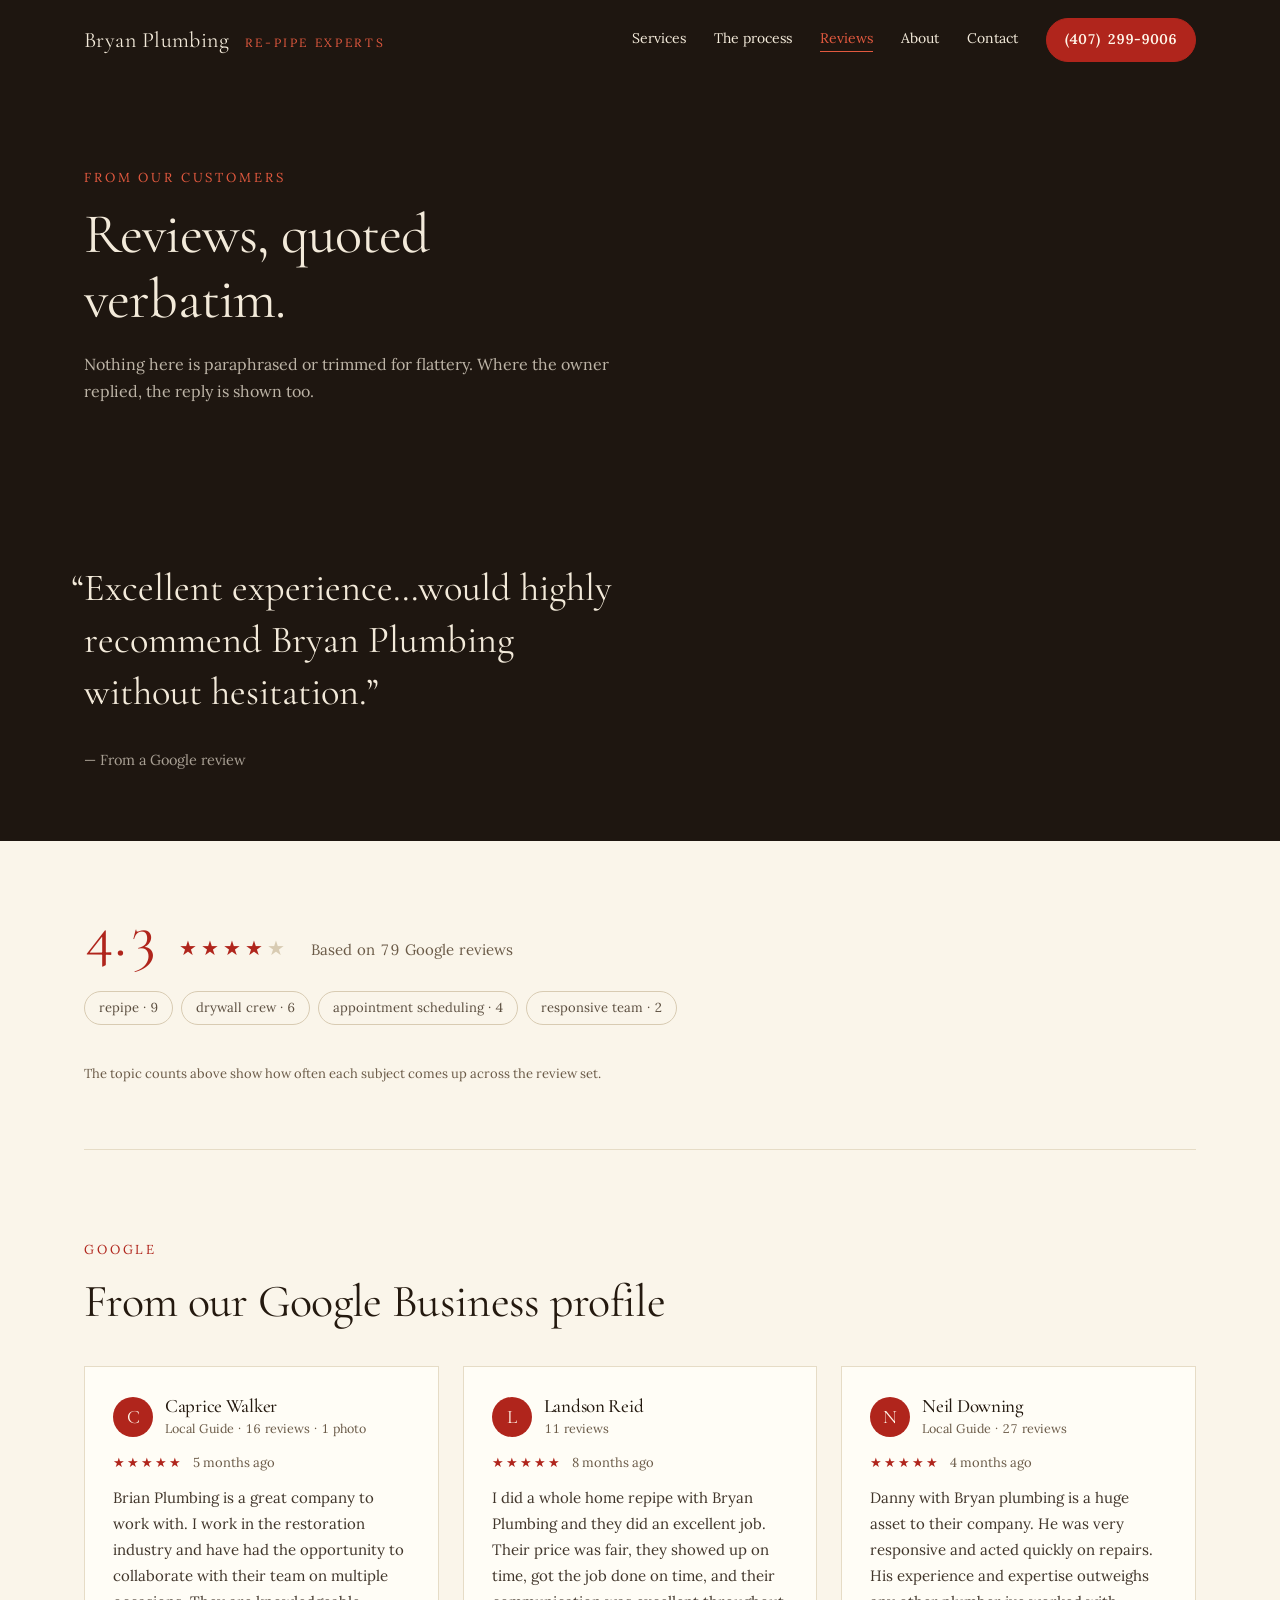
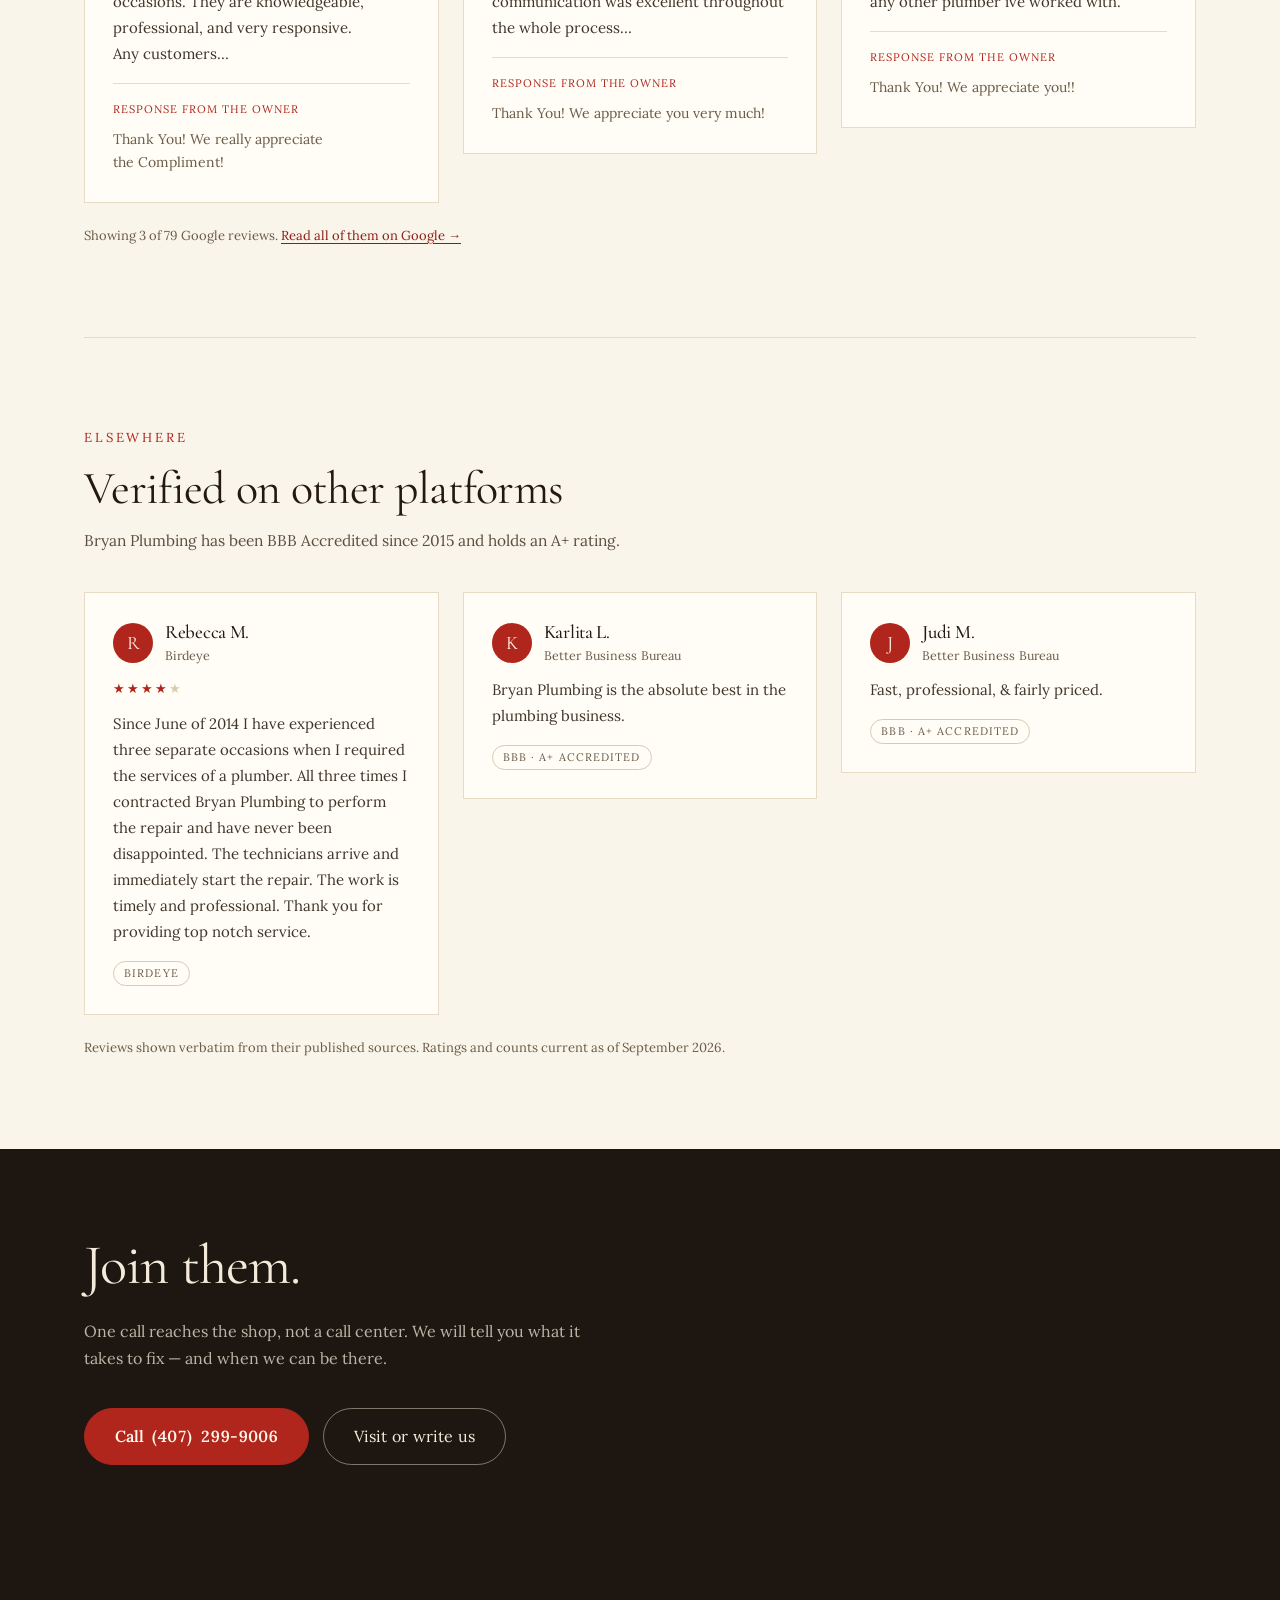
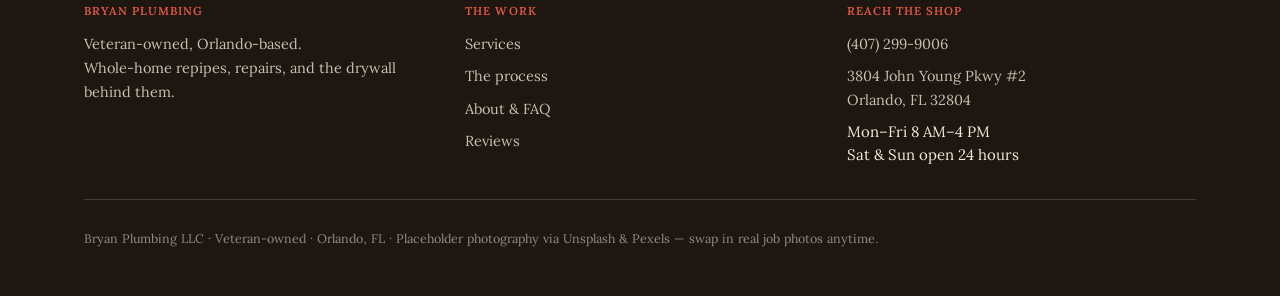
<file: reviews.html>
<!DOCTYPE html>
<html lang="en">
<head>
<meta charset="utf-8">
<meta name="viewport" content="width=device-width, initial-scale=1">
<title>Reviews — Bryan Plumbing</title>
<meta name="description" content="What Bryan Plumbing customers say — 4.3 stars across 79 Google reviews, quoted verbatim, plus verified reviews from the BBB and Birdeye.">
<link rel="preconnect" href="https://fonts.googleapis.com">
<link rel="preconnect" href="https://fonts.gstatic.com" crossorigin>
<link rel="stylesheet" href="https://fonts.googleapis.com/css2?family=Cormorant+Garamond:wght@400;500;600&family=Lora:wght@400;600&display=swap">
<link rel="stylesheet" href="assets/site.css">
</head>
<body>

<nav class="nav">
  <a class="nav-brand" href="index.html">Bryan Plumbing <span class="kicker">Re-Pipe Experts</span></a>
  <span class="nav-spacer"></span>
  <a class="nav-link" href="services.html">Services</a>
  <a class="nav-link" href="process.html">The process</a>
  <a class="nav-link" href="reviews.html" aria-current="page">Reviews</a>
  <a class="nav-link" href="about.html">About</a>
  <a class="nav-link" href="contact.html">Contact</a>
  <a class="pill pill-solid sm" href="tel:+14072999006">(407) 299-9006</a>
</nav>

<header class="pagehead">
  <div class="wrap">
    <p class="eyebrow on-dark">From our customers</p>
    <h1 class="h-section">Reviews, quoted verbatim.</h1>
    <p class="prose">Nothing here is paraphrased or trimmed for flattery. Where the owner replied, the reply is shown too.</p>
  </div>
</header>

<section class="band-dark">
  <div class="wrap" style="padding-top: 70px; padding-bottom: 70px">
    <blockquote class="pullquote">“Excellent experience…would highly recommend Bryan Plumbing without hesitation.”</blockquote>
    <p class="pullquote-by">— From a Google review</p>
  </div>
</section>

<div class="wrap">

  <section class="section-sm">
    <div class="rating-row">
      <span class="rating-score">4.3</span>
      <span class="stars-lg" aria-label="4.3 out of 5 stars"><span class="on">★★★★</span><span class="off">★</span></span>
      <span class="rating-note">Based on 79 Google reviews</span>
    </div>
    <div class="topics">
      <span class="topic">repipe · 9</span>
      <span class="topic">drywall crew · 6</span>
      <span class="topic">appointment scheduling · 4</span>
      <span class="topic">responsive team · 2</span>
    </div>
    <p class="note" style="margin-top: 0">The topic counts above show how often each subject comes up across the review set.</p>
  </section>

  <hr class="rule">

  <section class="section">
    <p class="eyebrow">Google</p>
    <h2 class="h-section" style="margin-bottom: 38px">From our Google Business profile</h2>
    <div class="reviews-grid">

      <article class="review">
        <div class="review-head">
          <span class="avatar" aria-hidden="true">C</span>
          <div>
            <h3 class="review-name">Caprice Walker</h3>
            <p class="review-meta">Local Guide · 16 reviews · 1 photo</p>
          </div>
        </div>
        <div class="review-stars">
          <span class="s" aria-label="5 out of 5 stars">★★★★★</span>
          <span class="d">5 months ago</span>
        </div>
        <p class="review-text">Brian Plumbing is a great company to work with. I work in the restoration industry and have had the opportunity to collaborate with their team on multiple occasions. They are knowledgeable, professional, and very responsive. Any customers…</p>
        <div class="owner-reply">
          <p class="lbl">Response from the owner</p>
          <p>Thank You! We really appreciate the Compliment!</p>
        </div>
      </article>

      <article class="review">
        <div class="review-head">
          <span class="avatar" aria-hidden="true">L</span>
          <div>
            <h3 class="review-name">Landson Reid</h3>
            <p class="review-meta">11 reviews</p>
          </div>
        </div>
        <div class="review-stars">
          <span class="s" aria-label="5 out of 5 stars">★★★★★</span>
          <span class="d">8 months ago</span>
        </div>
        <p class="review-text">I did a whole home repipe with Bryan Plumbing and they did an excellent job. Their price was fair, they showed up on time, got the job done on time, and their communication was excellent throughout the whole process…</p>
        <div class="owner-reply">
          <p class="lbl">Response from the owner</p>
          <p>Thank You! We appreciate you very much!</p>
        </div>
      </article>

      <article class="review">
        <div class="review-head">
          <span class="avatar" aria-hidden="true">N</span>
          <div>
            <h3 class="review-name">Neil Downing</h3>
            <p class="review-meta">Local Guide · 27 reviews</p>
          </div>
        </div>
        <div class="review-stars">
          <span class="s" aria-label="5 out of 5 stars">★★★★★</span>
          <span class="d">4 months ago</span>
        </div>
        <p class="review-text">Danny with Bryan plumbing is a huge asset to their company. He was very responsive and acted quickly on repairs. His experience and expertise outweighs any other plumber ive worked with.</p>
        <div class="owner-reply">
          <p class="lbl">Response from the owner</p>
          <p>Thank You! We appreciate you!!</p>
        </div>
      </article>

    </div>
    <p class="note">Showing 3 of 79 Google reviews. <a href="https://www.google.com/maps/place/Bryan+Plumbing+LLC/@28.5835213,-81.417117,17z/data=!4m8!3m7!1s0x88e77a089eb52f9b:0xfb8e1e752757441!8m2!3d28.5835213!4d-81.417117!9m1!1b1!16s%2Fg%2F1thsgrj7" target="_blank" rel="noopener">Read all of them on Google →</a></p>
  </section>

  <hr class="rule">

  <section class="section">
    <p class="eyebrow">Elsewhere</p>
    <h2 class="h-section" style="margin-bottom: 12px">Verified on other platforms</h2>
    <p class="prose" style="max-width: 58ch; margin-bottom: 38px">Bryan Plumbing has been BBB Accredited since 2015 and holds an A+ rating.</p>
    <div class="reviews-grid">

      <article class="review">
        <div class="review-head">
          <span class="avatar" aria-hidden="true">R</span>
          <div>
            <h3 class="review-name">Rebecca M.</h3>
            <p class="review-meta">Birdeye</p>
          </div>
        </div>
        <div class="review-stars">
          <span class="s" aria-label="4 out of 5 stars">★★★★<span style="color: var(--rule-2)">★</span></span>
        </div>
        <p class="review-text">Since June of 2014 I have experienced three separate occasions when I required the services of a plumber. All three times I contracted Bryan Plumbing to perform the repair and have never been disappointed. The technicians arrive and immediately start the repair. The work is timely and professional. Thank you for providing top notch service.</p>
        <span class="source-tag">Birdeye</span>
      </article>

      <article class="review">
        <div class="review-head">
          <span class="avatar" aria-hidden="true">K</span>
          <div>
            <h3 class="review-name">Karlita L.</h3>
            <p class="review-meta">Better Business Bureau</p>
          </div>
        </div>
        <p class="review-text">Bryan Plumbing is the absolute best in the plumbing business.</p>
        <span class="source-tag">BBB · A+ accredited</span>
      </article>

      <article class="review">
        <div class="review-head">
          <span class="avatar" aria-hidden="true">J</span>
          <div>
            <h3 class="review-name">Judi M.</h3>
            <p class="review-meta">Better Business Bureau</p>
          </div>
        </div>
        <p class="review-text">Fast, professional, &amp; fairly priced.</p>
        <span class="source-tag">BBB · A+ accredited</span>
      </article>

    </div>
    <p class="note">Reviews shown verbatim from their published sources. Ratings and counts current as of September 2026.</p>
  </section>
</div>

<section class="band-dark">
  <div class="wrap" style="padding-top: 84px; padding-bottom: 84px">
    <h2 class="h-section" style="font-size: clamp(36px, 4.4vw, 60px); max-width: 20ch">Join them.</h2>
    <p style="color: rgba(243,234,218,0.75); margin-top: 20px; max-width: 52ch; font-size: 16px; line-height: 27px">One call reaches the shop, not a call center. We will tell you what it takes to fix — and when we can be there.</p>
    <div style="display: flex; gap: 14px; flex-wrap: wrap; margin-top: 36px">
      <a class="pill pill-solid lg" href="tel:+14072999006">Call (407) 299-9006</a>
      <a class="pill pill-outline-light lg" href="contact.html">Visit or write us</a>
    </div>
  </div>
</section>

<footer class="site-footer">
  <div class="wrap">
    <div class="footer-top">
      <div class="footer-col">
        <h4>Bryan Plumbing</h4>
        <p>Veteran-owned, Orlando-based.<br>Whole-home repipes, repairs, and the drywall behind them.</p>
      </div>
      <div class="footer-col">
        <h4>The work</h4>
        <ul>
          <li><a href="services.html">Services</a></li>
          <li><a href="process.html">The process</a></li>
          <li><a href="about.html">About &amp; FAQ</a></li>
          <li><a href="reviews.html">Reviews</a></li>
        </ul>
      </div>
      <div class="footer-col">
        <h4>Reach the shop</h4>
        <ul>
          <li><a href="tel:+14072999006">(407) 299-9006</a></li>
          <li><a href="contact.html">3804 John Young Pkwy #2<br>Orlando, FL 32804</a></li>
          <li>Mon&ndash;Fri 8 AM&ndash;4 PM<br>Sat &amp; Sun open 24 hours</li>
        </ul>
      </div>
    </div>
    <p class="footer-fine">Bryan Plumbing LLC · Veteran-owned · Orlando, FL · Placeholder photography via Unsplash &amp; Pexels — swap in real job photos anytime.</p>
  </div>
</footer>

</body>
</html>
</file>
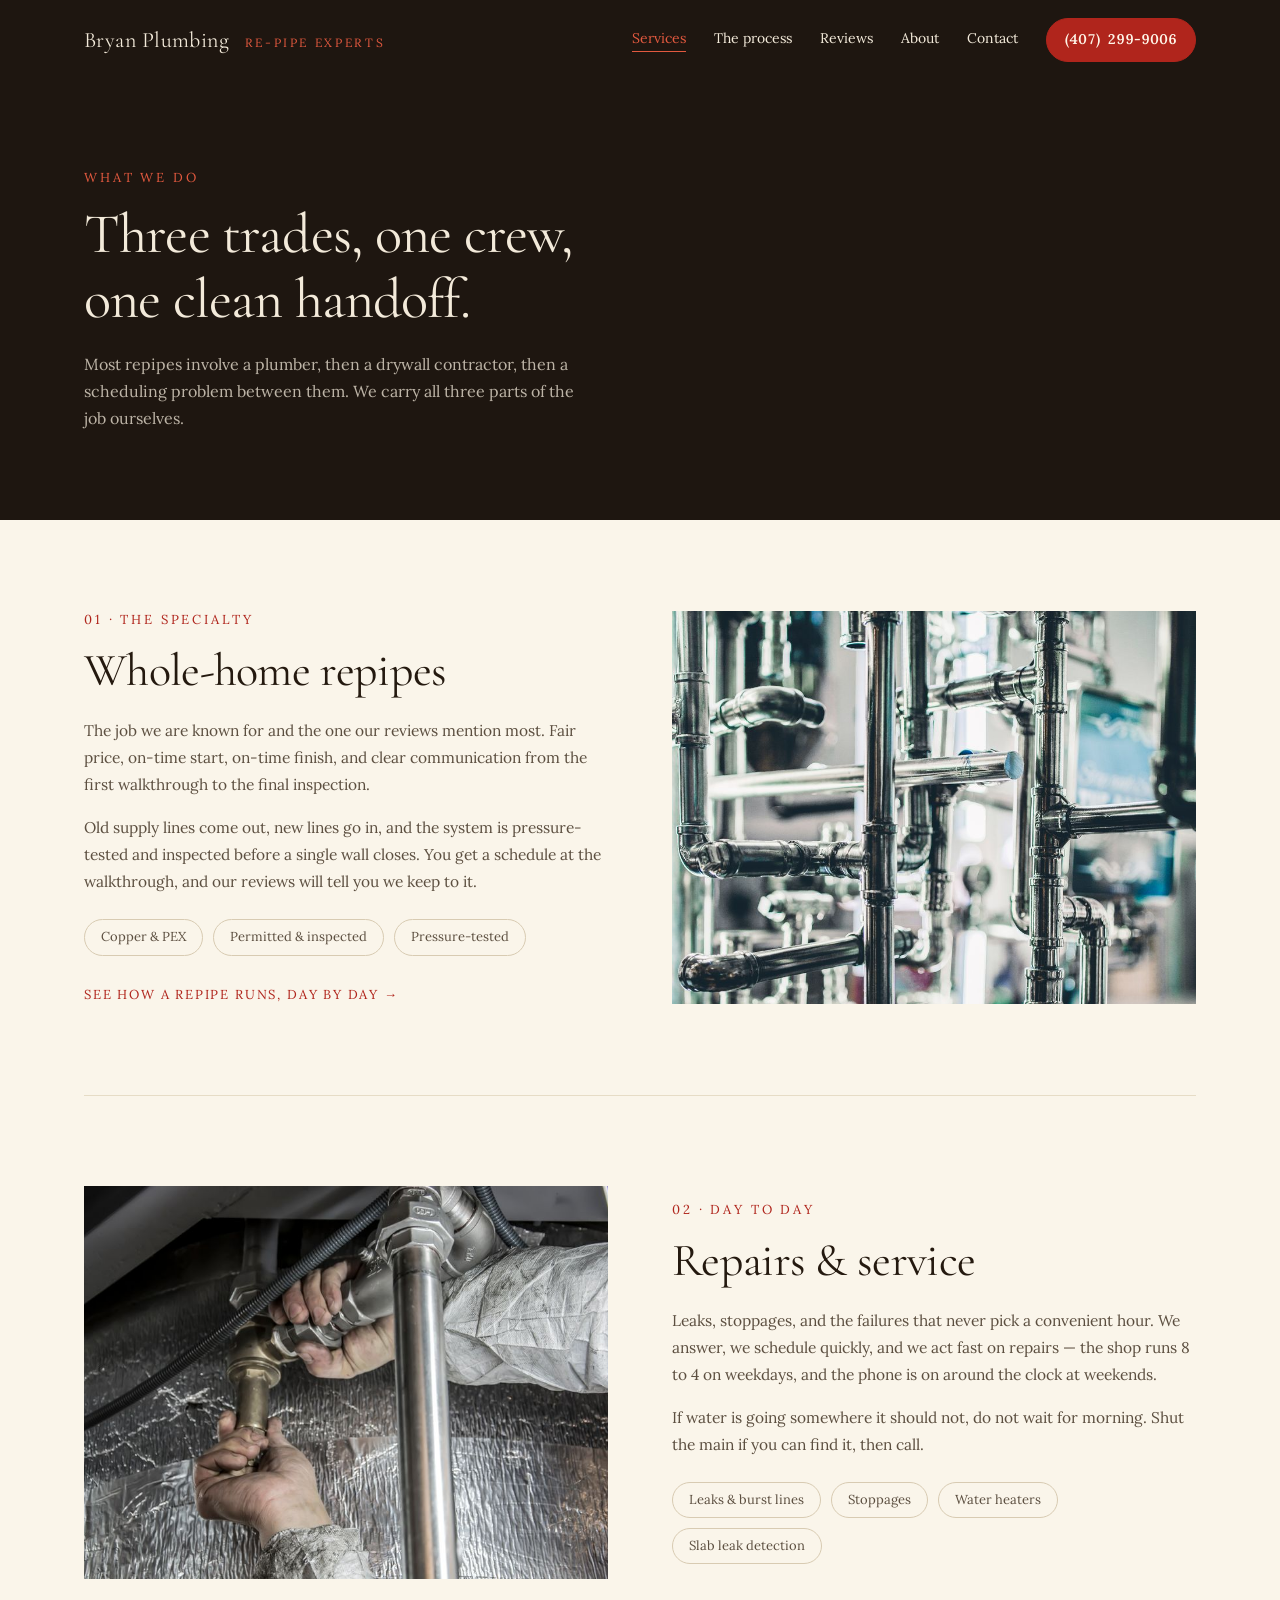
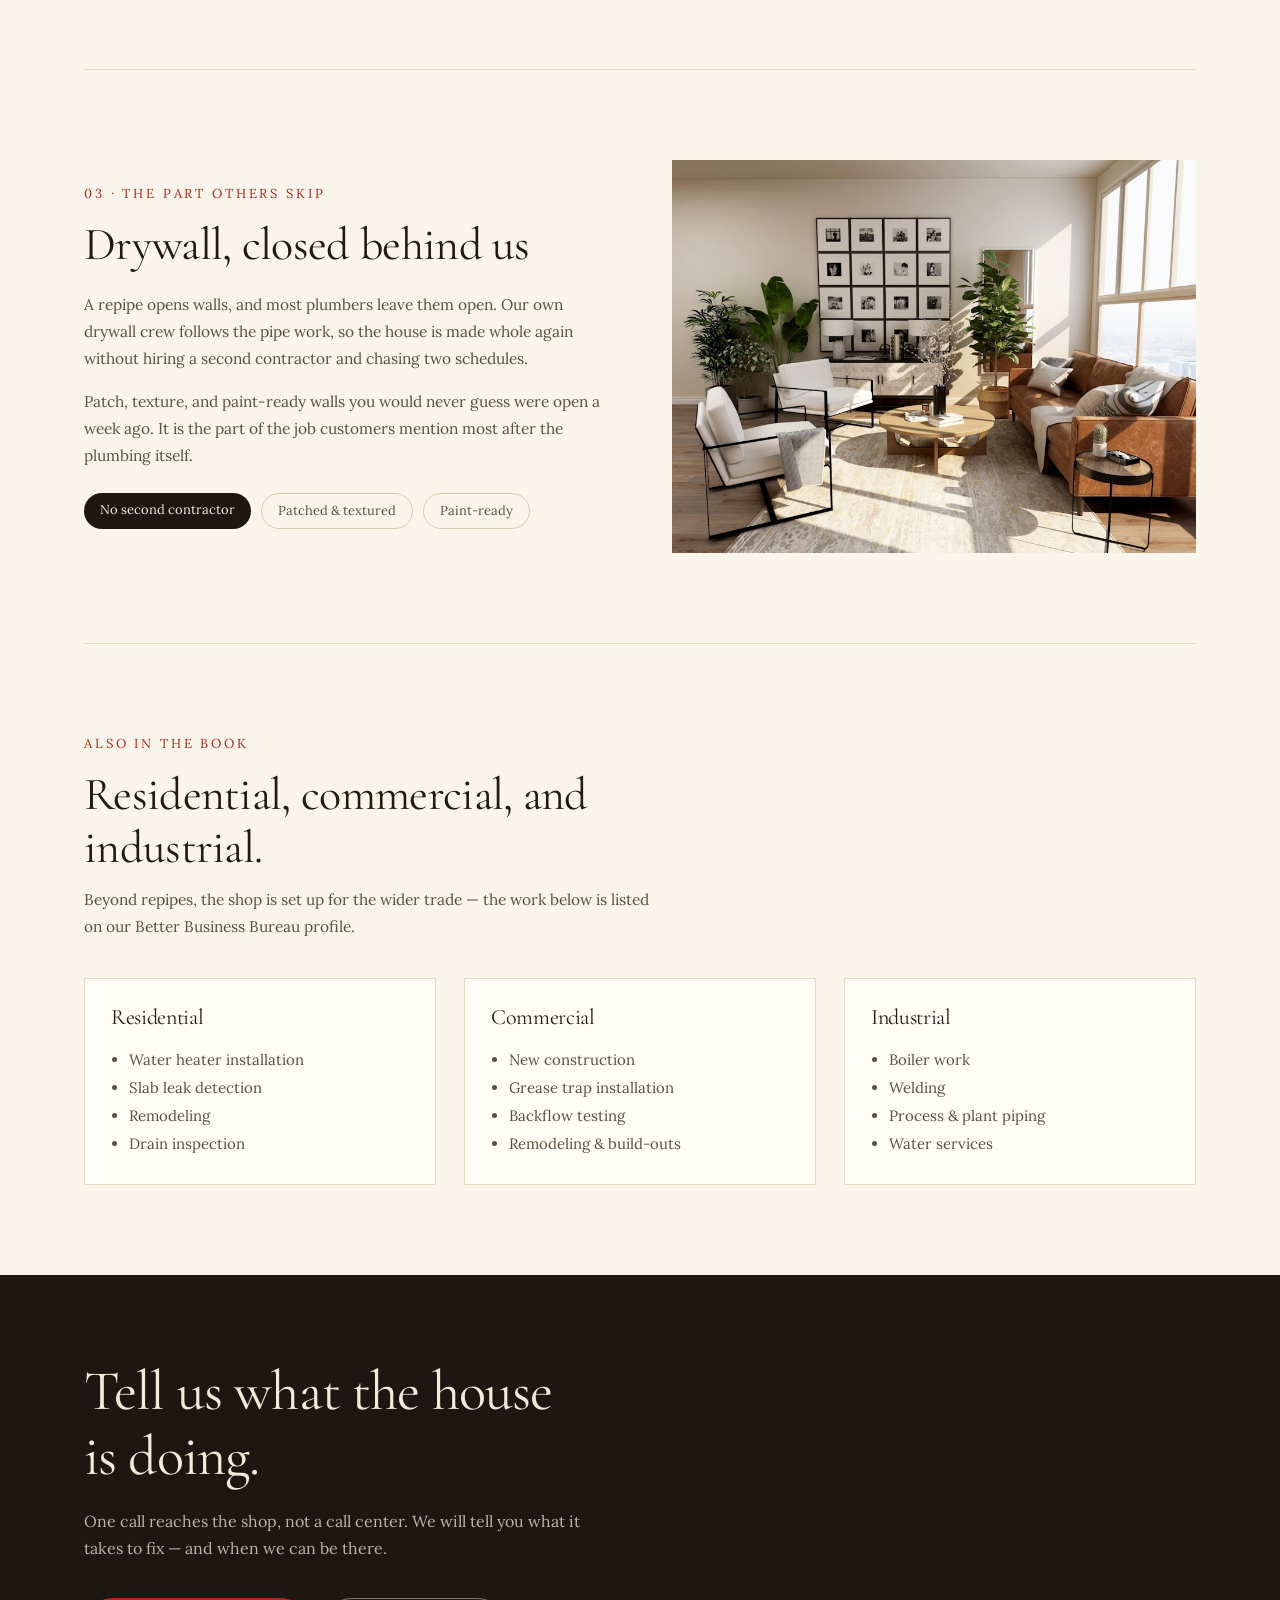
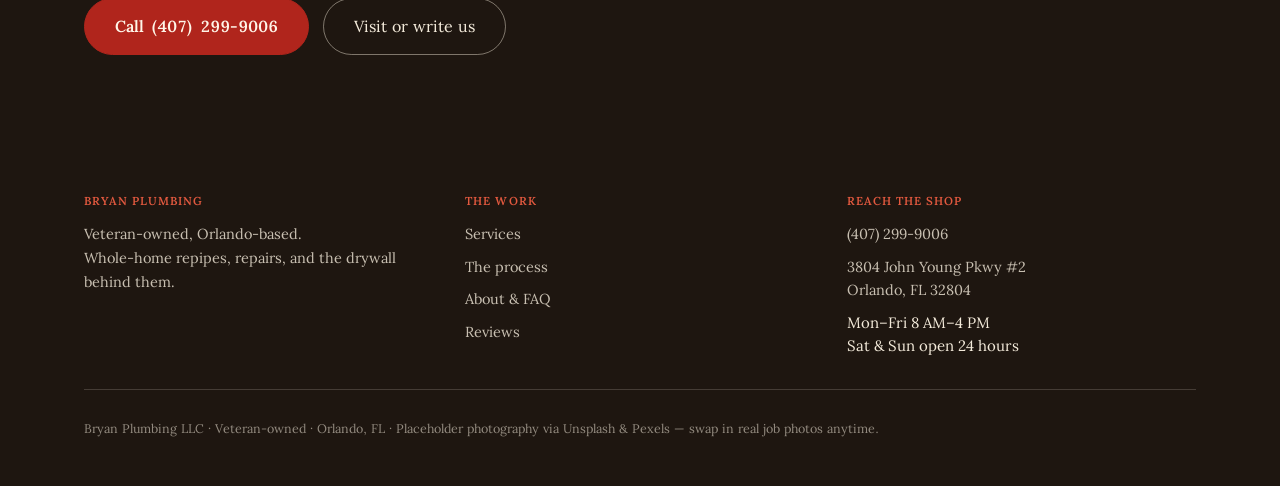
<file: services.html>
<!DOCTYPE html>
<html lang="en">
<head>
<meta charset="utf-8">
<meta name="viewport" content="width=device-width, initial-scale=1">
<title>Services — Bryan Plumbing</title>
<meta name="description" content="Whole-home repipes, plumbing repairs and service, and drywall finishing — three trades under one Orlando crew.">
<link rel="preconnect" href="https://fonts.googleapis.com">
<link rel="preconnect" href="https://fonts.gstatic.com" crossorigin>
<link rel="stylesheet" href="https://fonts.googleapis.com/css2?family=Cormorant+Garamond:wght@400;500;600&family=Lora:wght@400;600&display=swap">
<link rel="stylesheet" href="assets/site.css">
</head>
<body>

<nav class="nav">
  <a class="nav-brand" href="index.html">Bryan Plumbing <span class="kicker">Re-Pipe Experts</span></a>
  <span class="nav-spacer"></span>
  <a class="nav-link" href="services.html" aria-current="page">Services</a>
  <a class="nav-link" href="process.html">The process</a>
  <a class="nav-link" href="reviews.html">Reviews</a>
  <a class="nav-link" href="about.html">About</a>
  <a class="nav-link" href="contact.html">Contact</a>
  <a class="pill pill-solid sm" href="tel:+14072999006">(407) 299-9006</a>
</nav>

<header class="pagehead">
  <div class="wrap">
    <p class="eyebrow on-dark">What we do</p>
    <h1 class="h-section">Three trades, one crew, one clean handoff.</h1>
    <p class="prose">Most repipes involve a plumber, then a drywall contractor, then a scheduling problem between them. We carry all three parts of the job ourselves.</p>
  </div>
</header>

<div class="wrap">

  <section id="repipes" class="section split">
    <div>
      <p class="eyebrow">01 · The specialty</p>
      <h2 class="h-section">Whole-home repipes</h2>
      <p class="prose" style="margin-top: 20px; max-width: 52ch">The job we are known for and the one our reviews mention most. Fair price, on-time start, on-time finish, and clear communication from the first walkthrough to the final inspection.</p>
      <p class="prose" style="margin-top: 16px; max-width: 52ch">Old supply lines come out, new lines go in, and the system is pressure-tested and inspected before a single wall closes. You get a schedule at the walkthrough, and our reviews will tell you we keep to it.</p>
      <div class="chips">
        <span class="chip chip-outline">Copper &amp; PEX</span>
        <span class="chip chip-outline">Permitted &amp; inspected</span>
        <span class="chip chip-outline">Pressure-tested</span>
      </div>
      <p style="margin-top: 26px"><a class="card-more" href="process.html">See how a repipe runs, day by day →</a></p>
    </div>
    <img src="assets/img/svc1.jpg" alt="New supply piping, cleanly manifolded" style="aspect-ratio: 4 / 3; object-fit: cover">
  </section>

  <hr class="rule">

  <section id="repairs" class="section split">
    <img src="assets/img/svc2.jpg" alt="A plumber at work on a repair" style="aspect-ratio: 4 / 3; object-fit: cover">
    <div>
      <p class="eyebrow">02 · Day to day</p>
      <h2 class="h-section">Repairs &amp; service</h2>
      <p class="prose" style="margin-top: 20px; max-width: 52ch">Leaks, stoppages, and the failures that never pick a convenient hour. We answer, we schedule quickly, and we act fast on repairs — the shop runs 8 to 4 on weekdays, and the phone is on around the clock at weekends.</p>
      <p class="prose" style="margin-top: 16px; max-width: 52ch">If water is going somewhere it should not, do not wait for morning. Shut the main if you can find it, then call.</p>
      <div class="chips">
        <span class="chip chip-outline">Leaks &amp; burst lines</span>
        <span class="chip chip-outline">Stoppages</span>
        <span class="chip chip-outline">Water heaters</span>
        <span class="chip chip-outline">Slab leak detection</span>
      </div>
    </div>
  </section>

  <hr class="rule">

  <section id="drywall" class="section split">
    <div>
      <p class="eyebrow">03 · The part others skip</p>
      <h2 class="h-section">Drywall, closed behind us</h2>
      <p class="prose" style="margin-top: 20px; max-width: 52ch">A repipe opens walls, and most plumbers leave them open. Our own drywall crew follows the pipe work, so the house is made whole again without hiring a second contractor and chasing two schedules.</p>
      <p class="prose" style="margin-top: 16px; max-width: 52ch">Patch, texture, and paint-ready walls you would never guess were open a week ago. It is the part of the job customers mention most after the plumbing itself.</p>
      <div class="chips">
        <span class="chip chip-solid">No second contractor</span>
        <span class="chip chip-outline">Patched &amp; textured</span>
        <span class="chip chip-outline">Paint-ready</span>
      </div>
    </div>
    <img src="assets/img/svc3.jpg" alt="A finished interior wall, closed and painted" style="aspect-ratio: 4 / 3; object-fit: cover">
  </section>

  <hr class="rule">

  <section class="section">
    <p class="eyebrow">Also in the book</p>
    <h2 class="h-section" style="max-width: 24ch; margin-bottom: 12px">Residential, commercial, and industrial.</h2>
    <p class="prose" style="max-width: 58ch; margin-bottom: 38px">Beyond repipes, the shop is set up for the wider trade — the work below is listed on our Better Business Bureau profile.</p>
    <div class="card-grid">
      <article class="card" style="padding: 26px">
        <h3 class="card-title" style="font-size: 22px">Residential</h3>
        <ul style="margin: 16px 0 0; padding-left: 18px; color: var(--body-muted); font-size: 15px; line-height: 28px">
          <li>Water heater installation</li>
          <li>Slab leak detection</li>
          <li>Remodeling</li>
          <li>Drain inspection</li>
        </ul>
      </article>
      <article class="card" style="padding: 26px">
        <h3 class="card-title" style="font-size: 22px">Commercial</h3>
        <ul style="margin: 16px 0 0; padding-left: 18px; color: var(--body-muted); font-size: 15px; line-height: 28px">
          <li>New construction</li>
          <li>Grease trap installation</li>
          <li>Backflow testing</li>
          <li>Remodeling &amp; build-outs</li>
        </ul>
      </article>
      <article class="card" style="padding: 26px">
        <h3 class="card-title" style="font-size: 22px">Industrial</h3>
        <ul style="margin: 16px 0 0; padding-left: 18px; color: var(--body-muted); font-size: 15px; line-height: 28px">
          <li>Boiler work</li>
          <li>Welding</li>
          <li>Process &amp; plant piping</li>
          <li>Water services</li>
        </ul>
      </article>
    </div>
  </section>
</div>

<section class="band-dark">
  <div class="wrap" style="padding-top: 84px; padding-bottom: 84px">
    <h2 class="h-section" style="font-size: clamp(36px, 4.4vw, 60px); max-width: 18ch">Tell us what the house is doing.</h2>
    <p style="color: rgba(243,234,218,0.75); margin-top: 20px; max-width: 52ch; font-size: 16px; line-height: 27px">One call reaches the shop, not a call center. We will tell you what it takes to fix — and when we can be there.</p>
    <div style="display: flex; gap: 14px; flex-wrap: wrap; margin-top: 36px">
      <a class="pill pill-solid lg" href="tel:+14072999006">Call (407) 299-9006</a>
      <a class="pill pill-outline-light lg" href="contact.html">Visit or write us</a>
    </div>
  </div>
</section>

<footer class="site-footer">
  <div class="wrap">
    <div class="footer-top">
      <div class="footer-col">
        <h4>Bryan Plumbing</h4>
        <p>Veteran-owned, Orlando-based.<br>Whole-home repipes, repairs, and the drywall behind them.</p>
      </div>
      <div class="footer-col">
        <h4>The work</h4>
        <ul>
          <li><a href="services.html">Services</a></li>
          <li><a href="process.html">The process</a></li>
          <li><a href="about.html">About &amp; FAQ</a></li>
          <li><a href="reviews.html">Reviews</a></li>
        </ul>
      </div>
      <div class="footer-col">
        <h4>Reach the shop</h4>
        <ul>
          <li><a href="tel:+14072999006">(407) 299-9006</a></li>
          <li><a href="contact.html">3804 John Young Pkwy #2<br>Orlando, FL 32804</a></li>
          <li>Mon&ndash;Fri 8 AM&ndash;4 PM<br>Sat &amp; Sun open 24 hours</li>
        </ul>
      </div>
    </div>
    <p class="footer-fine">Bryan Plumbing LLC · Veteran-owned · Orlando, FL · Placeholder photography via Unsplash &amp; Pexels — swap in real job photos anytime.</p>
  </div>
</footer>

</body>
</html>
</file>
<file: assets/site.css>
/* ═══════════════════════════════════════════════════════════════
   Bryan Plumbing — shared stylesheet
   Design system: "Classical" — Cormorant Garamond over Lora on a
   warm ground, hairline rules, color applied as stroke not fill.
   ═══════════════════════════════════════════════════════════════ */

:root {
  /* surfaces */
  --ink: #1E1610;
  --paper: #FAF5EA;
  --card: #FFFDF6;
  --rule: #E6DCC6;
  --rule-2: #D8CBB2;

  /* brand */
  --red: #B0251C;
  --red-deep: #8E1D15;
  --red-bright: #C23528;
  --ember: #E2593F;

  /* type colors */
  --cream: #F3EADA;
  --cream-hi: #FFF6E9;
  --muted: #6B5B48;
  --body-muted: #5C4F40;
  --read: #40352A;

  --font-heading: "Cormorant Garamond", Georgia, serif;
  --font-body: "Lora", Georgia, serif;

  --wrap: 1240px;
  --gutter: clamp(20px, 5vw, 72px);
}

*, *::before, *::after { box-sizing: border-box; }

body {
  margin: 0;
  background: var(--paper);
  color: #24190F;
  font-family: var(--font-body);
  font-size: 15px;
  line-height: 1.55;
  text-wrap: pretty;
  -webkit-font-smoothing: antialiased;
}

h1, h2, h3, h4 {
  font-family: var(--font-heading);
  font-weight: 400;
  line-height: 1.12;
  letter-spacing: -0.015em;
  margin: 0;
}
p { margin: 0; }
img { display: block; max-width: 100%; }
a { color: var(--red-deep); text-underline-offset: 3px; }
a:hover { color: var(--red-bright); }
:focus { outline: none; }
:focus-visible { outline: 2px solid var(--red); outline-offset: 2px; }
::selection { background: rgba(176, 37, 28, 0.22); }

.wrap { max-width: var(--wrap); margin: 0 auto; padding: 0 var(--gutter); }
.band-dark { background: var(--ink); color: var(--cream); }

/* ── navigation ───────────────────────────────────────────────── */
.nav {
  background: var(--ink);
  color: var(--cream);
  display: flex;
  align-items: center;
  flex-wrap: wrap;
  gap: 12px 28px;
  padding: 18px max(var(--gutter), calc((100% - var(--wrap)) / 2 + var(--gutter)));
}
.nav-brand {
  font-family: var(--font-heading);
  font-size: 22px;
  letter-spacing: 0.02em;
  color: var(--cream);
  text-decoration: none;
}
.nav-brand .kicker {
  color: var(--ember);
  font-size: 12px;
  letter-spacing: 0.22em;
  text-transform: uppercase;
  margin-left: 10px;
  font-family: var(--font-body);
}
.nav-spacer { flex: 1; }
.nav a.nav-link {
  color: var(--cream);
  text-decoration: none;
  font-size: 14px;
  white-space: nowrap;
  padding-bottom: 2px;
  border-bottom: 1px solid transparent;
}
.nav a.nav-link:hover { color: var(--cream); border-bottom-color: var(--ember); }
.nav a.nav-link[aria-current="page"] { color: var(--ember); border-bottom-color: var(--ember); }

/* ── buttons ──────────────────────────────────────────────────── */
.pill {
  display: inline-flex;
  align-items: center;
  justify-content: center;
  text-decoration: none;
  border-radius: 999px;
  white-space: nowrap;
  font-feature-settings: 'tnum' 1;
  transition: background-color .15s ease, border-color .15s ease, color .15s ease;
}
.pill-solid {
  background: var(--red);
  color: var(--cream-hi);
  font-size: 15px;
  font-weight: 600;
  padding: 14px 26px;
  border: 1px solid var(--red);
}
.pill-solid:hover { background: #97201A; border-color: #97201A; color: var(--cream-hi); }
.pill-solid.sm { font-size: 14px; padding: 10px 18px; }
.pill-solid.lg { font-size: 16px; padding: 15px 30px; }

.pill-outline-light {
  border: 1px solid rgba(243, 234, 218, 0.45);
  color: var(--cream);
  font-size: 15px;
  padding: 13px 26px;
}
.pill-outline-light:hover { border-color: var(--cream); color: var(--cream); }
.pill-outline-light.lg { font-size: 16px; padding: 14px 30px; }

.pill-outline {
  border: 1px solid var(--rule-2);
  color: var(--body-muted);
  font-size: 15px;
  padding: 13px 26px;
}
.pill-outline:hover { border-color: var(--red); color: var(--red); }

/* ── type helpers ─────────────────────────────────────────────── */
.eyebrow {
  font-size: 13px;
  letter-spacing: 0.22em;
  text-transform: uppercase;
  color: var(--red);
  margin: 0 0 14px;
}
.eyebrow.on-dark { color: var(--ember); }

.h-display {
  font-family: var(--font-heading);
  font-weight: 400;
  font-size: clamp(46px, 6.6vw, 92px);
  line-height: 1.05;
  letter-spacing: -0.01em;
  margin: 0 0 0 -0.04em;
}
.h-section {
  font-family: var(--font-heading);
  font-weight: 400;
  font-size: clamp(32px, 3.6vw, 46px);
  line-height: 1.15;
  margin: 0;
}
.lede { font-size: 17px; line-height: 28px; margin: 0; }
.prose { font-size: 15.5px; line-height: 27px; color: var(--body-muted); margin: 0; }
.on-dark .lede, .band-dark .lede { color: rgba(243, 234, 218, 0.85); }
.band-dark .prose { color: rgba(243, 234, 218, 0.72); }

/* ── hero ─────────────────────────────────────────────────────── */
.hero { position: relative; background: var(--ink); color: var(--cream); overflow: hidden; }
.hero-photo {
  position: absolute; inset: 0;
  width: 100%; height: 100%;
  object-fit: cover; opacity: 0.42;
}
.hero-scrim {
  position: absolute; inset: 0;
  background: linear-gradient(100deg, rgba(24,16,10,0.96) 0%, rgba(24,16,10,0.82) 45%, rgba(24,16,10,0.35) 100%);
}
.hero-inner {
  position: relative;
  max-width: var(--wrap); margin: 0 auto;
  padding: clamp(90px, 12vw, 150px) var(--gutter);
}
.hero-inner .eyebrow { letter-spacing: 0.24em; color: var(--ember); margin-bottom: 22px; }

/* compact hero for subpages */
.pagehead { background: var(--ink); color: var(--cream); }
.pagehead .wrap { padding-top: clamp(56px, 8vw, 88px); padding-bottom: clamp(56px, 8vw, 88px); }
.pagehead .h-section { font-size: clamp(36px, 4.4vw, 58px); max-width: 20ch; }
.pagehead .prose { color: rgba(243, 234, 218, 0.75); margin-top: 20px; max-width: 54ch; font-size: 16px; }

/* ── marquee band ─────────────────────────────────────────────── */
.marquee {
  background: var(--red);
  color: #FFF0DC;
  overflow: hidden;
  white-space: nowrap;
  padding: 12px 0;
  font-size: 13px;
  letter-spacing: 0.26em;
  text-transform: uppercase;
}

/* ── stats ────────────────────────────────────────────────────── */
.stats {
  display: grid;
  grid-template-columns: repeat(auto-fit, minmax(170px, 1fr));
  gap: 36px 28px;
  padding: 64px 0;
}
.stat-v {
  font-family: var(--font-heading);
  font-size: clamp(38px, 3.8vw, 54px);
  line-height: 1.05;
  font-feature-settings: 'tnum' 1;
  margin: 0;
}
.stat-v.accent { color: var(--red); }
.stat-k {
  font-size: 12.5px;
  letter-spacing: 0.09em;
  text-transform: uppercase;
  color: var(--muted);
  margin: 10px 0 0;
}

/* ── section rhythm ───────────────────────────────────────────── */
.section { padding: 90px 0; }
.section-sm { padding: 64px 0; }
.rule { height: 1px; border: 0; margin: 0; background: var(--rule); }

.split {
  display: grid;
  grid-template-columns: repeat(auto-fit, minmax(300px, 1fr));
  gap: 32px clamp(32px, 5vw, 80px);
  align-items: center;
}

/* ── cards ────────────────────────────────────────────────────── */
.card-grid {
  display: grid;
  grid-template-columns: repeat(auto-fit, minmax(280px, 1fr));
  gap: 28px;
}
.card {
  border: 1px solid var(--rule);
  background: var(--card);
  display: flex;
  flex-direction: column;
}
.card img { width: 100%; aspect-ratio: 16 / 10; object-fit: cover; }
.card-body { padding: 26px 26px 30px; display: flex; flex-direction: column; gap: 0; flex: 1; }
.card-num {
  font-size: 12px;
  letter-spacing: 0.18em;
  color: var(--red);
  font-feature-settings: 'tnum' 1;
  margin: 0 0 10px;
}
.card-title { font-family: var(--font-heading); font-weight: 400; font-size: 26px; line-height: 1.15; margin: 0; }
.card-text { font-size: 15px; line-height: 26px; color: var(--body-muted); margin: 14px 0 0; }
.card-more {
  margin: 18px 0 0;
  font-size: 13px;
  letter-spacing: 0.14em;
  text-transform: uppercase;
  color: var(--red);
  text-decoration: none;
}
.card-more:hover { color: var(--red-bright); text-decoration: underline; }

/* ── process steps ────────────────────────────────────────────── */
.steps { display: grid; gap: 26px; }
.step { display: flex; gap: 20px; }
.step-n {
  font-family: var(--font-heading);
  font-size: 30px;
  color: var(--ember);
  font-feature-settings: 'tnum' 1;
  min-width: 52px;
}
.step h3 { font-family: var(--font-body); font-size: 17px; font-weight: 600; margin: 4px 0 6px; letter-spacing: 0; }
.step p { font-size: 14.5px; line-height: 24px; color: rgba(243, 234, 218, 0.72); margin: 0; }

/* ── quote ────────────────────────────────────────────────────── */
.pullquote {
  font-family: var(--font-heading);
  font-weight: 400;
  font-size: clamp(26px, 3vw, 40px);
  line-height: 1.35;
  max-width: 32ch;
  margin: 0;
  text-indent: -0.34em;
}
.pullquote-by { font-size: 14.5px; color: rgba(243, 234, 218, 0.65); margin: 30px 0 0; }

/* ── reviews ──────────────────────────────────────────────────── */
.rating-row {
  display: flex;
  flex-wrap: wrap;
  align-items: baseline;
  gap: 14px 22px;
  margin-bottom: 24px;
}
.rating-score {
  font-family: var(--font-heading);
  font-size: 62px;
  line-height: 1;
  color: var(--red);
  font-feature-settings: 'tnum' 1;
}
.rating-note { font-size: 15px; color: var(--muted); font-feature-settings: 'tnum' 1; }
.stars-lg { font-size: 20px; letter-spacing: 4px; }
.stars-lg .on { color: var(--red); }
.stars-lg .off { color: var(--rule-2); }

.topics { display: flex; flex-wrap: wrap; gap: 8px; margin-bottom: 38px; }
.topic {
  border: 1px solid var(--rule-2);
  border-radius: 999px;
  padding: 6px 14px;
  font-size: 13px;
  color: var(--body-muted);
  font-feature-settings: 'tnum' 1;
}

.reviews-grid {
  display: grid;
  grid-template-columns: repeat(auto-fit, minmax(290px, 1fr));
  gap: 24px;
  align-items: start;
}
.review {
  border: 1px solid var(--rule);
  background: var(--card);
  padding: 28px;
}
.review-head { display: flex; align-items: center; gap: 12px; }
.avatar {
  width: 40px; height: 40px; flex: none;
  background: var(--red); color: var(--cream-hi);
  border-radius: 50%;
  display: grid; place-items: center;
  font-family: var(--font-heading); font-size: 19px;
}
.review-name { font-family: var(--font-heading); font-weight: 500; font-size: 19px; line-height: 1.2; margin: 0; }
.review-meta { font-size: 12.5px; color: var(--muted); margin: 2px 0 0; font-feature-settings: 'tnum' 1; }
.review-stars { display: flex; align-items: baseline; gap: 10px; margin: 14px 0 0; }
.review-stars .s { color: var(--red); font-size: 13px; letter-spacing: 2px; }
.review-stars .d { font-size: 13px; color: var(--muted); }
.review-text { font-size: 15px; line-height: 26px; margin: 12px 0 0; color: var(--read); }
.owner-reply { margin-top: 16px; padding-top: 14px; border-top: 1px solid var(--rule); }
.owner-reply .lbl {
  font-size: 11px; letter-spacing: 0.09em; text-transform: uppercase;
  color: var(--red); margin: 0;
}
.owner-reply p { font-size: 14px; line-height: 23px; color: var(--muted); margin: 7px 0 0; }
.source-tag {
  display: inline-block;
  font-size: 11px; letter-spacing: 0.1em; text-transform: uppercase;
  color: var(--muted); border: 1px solid var(--rule-2);
  border-radius: 999px; padding: 3px 10px; margin-top: 16px;
}
.note { font-size: 13px; line-height: 22px; color: var(--muted); margin: 22px 0 0; }

/* ── chips ────────────────────────────────────────────────────── */
.chips { display: flex; gap: 10px; flex-wrap: wrap; margin-top: 24px; }
.chip { border-radius: 999px; padding: 7px 16px; font-size: 13px; }
.chip-solid { background: var(--ink); color: var(--cream); }
.chip-outline { border: 1px solid var(--rule-2); color: var(--body-muted); }

/* ── faq ──────────────────────────────────────────────────────── */
.faq { display: grid; gap: 0; }
.faq-item { border-top: 1px solid var(--rule); padding: 26px 0; }
.faq-item:last-child { border-bottom: 1px solid var(--rule); }
.faq-item h3 { font-family: var(--font-heading); font-weight: 500; font-size: 21px; margin: 0; }
.faq-item p { font-size: 15px; line-height: 26px; color: var(--body-muted); margin: 12px 0 0; }

/* ── detail grid (address / phone / hours) ────────────────────── */
.details {
  display: grid;
  grid-template-columns: repeat(auto-fit, minmax(210px, 1fr));
  gap: 1px;
  background: rgba(243, 234, 218, 0.18);
  border-block: 1px solid rgba(243, 234, 218, 0.18);
}
.detail { background: var(--ink); padding: 24px; }
.detail:first-child { padding-left: 0; }
.detail:last-child { padding-right: 0; }
.detail .lbl {
  font-size: 11.5px; letter-spacing: 0.09em; text-transform: uppercase;
  color: var(--ember); margin: 0;
}
.detail .v {
  font-family: var(--font-heading); font-size: 19px; line-height: 26px;
  margin: 10px 0 0; font-feature-settings: 'tnum' 1;
}
.detail .v a { color: var(--cream); text-decoration: none; }
.detail .v a:hover { color: var(--ember); }

/* ── image pair ───────────────────────────────────────────────── */
.pair { display: grid; grid-template-columns: 1fr 1fr; gap: 16px; }
.pair img { width: 100%; aspect-ratio: 4 / 5; object-fit: cover; }
.pair img:last-child { margin-top: 28px; }

/* ── footer ───────────────────────────────────────────────────── */
.site-footer { background: var(--ink); color: var(--cream); }
.site-footer .wrap { padding-top: 56px; padding-bottom: 48px; }
.footer-top {
  display: grid;
  grid-template-columns: repeat(auto-fit, minmax(220px, 1fr));
  gap: 32px;
  padding-bottom: 32px;
  border-bottom: 1px solid rgba(243, 234, 218, 0.18);
}
.footer-col h4 {
  font-family: var(--font-body); font-size: 11.5px; font-weight: 600;
  letter-spacing: 0.09em; text-transform: uppercase; color: var(--ember);
  margin: 0 0 14px; letter-spacing: 0.09em;
}
.footer-col ul { list-style: none; margin: 0; padding: 0; display: grid; gap: 9px; }
.footer-col a { color: rgba(243, 234, 218, 0.8); text-decoration: none; font-size: 14.5px; }
.footer-col a:hover { color: var(--cream); }
.footer-col p { font-size: 14.5px; line-height: 24px; color: rgba(243, 234, 218, 0.8); margin: 0; }
.footer-fine {
  font-size: 12.5px; line-height: 20px;
  color: rgba(243, 234, 218, 0.55);
  margin: 28px 0 0;
  font-feature-settings: 'tnum' 1;
}

@media (prefers-reduced-motion: reduce) {
  * { animation-duration: .001ms !important; transition-duration: .001ms !important; }
}

/* ============================================================
   HOURS — the published week. Mon-Fri trade hours, weekends
   around the clock, which is the useful half for a plumber.
   ============================================================ */

.hours-wrap { margin-top: 34px; }
table.hours { width: 100%; border-collapse: collapse; max-width: 560px; }
table.hours caption { text-align: left; font-family: var(--font-body); font-size: 14px; line-height: 22px; color: var(--muted); padding-bottom: 14px; max-width: 56ch; }
table.hours th, table.hours td { text-align: left; padding: 13px 0; border-bottom: 1px solid var(--rule); }
table.hours thead th { font-family: var(--font-body); font-size: 11.5px; letter-spacing: 0.09em; text-transform: uppercase; color: var(--red); font-weight: 400; }
table.hours tbody th { font-family: var(--font-body); font-size: 16px; font-weight: 400; color: var(--read); }
table.hours td { font-family: var(--font-heading); font-size: 20px; font-feature-settings: 'tnum' 1; text-align: right; }
table.hours td.allday { color: var(--red); }
table.hours tr[data-today="yes"] th,
table.hours tr[data-today="yes"] td { background: rgba(176, 37, 28, 0.055); }
table.hours tr[data-today="yes"] th::after { content: " — today"; color: var(--muted); font-size: 13px; }

.openline { margin-top: 22px; font-family: var(--font-body); font-size: 15px; line-height: 24px; color: var(--body-muted); }
.openline b { font-family: var(--font-heading); font-size: 19px; color: var(--ink); }
.openline[data-open="yes"] b { color: var(--red); }
</file>
